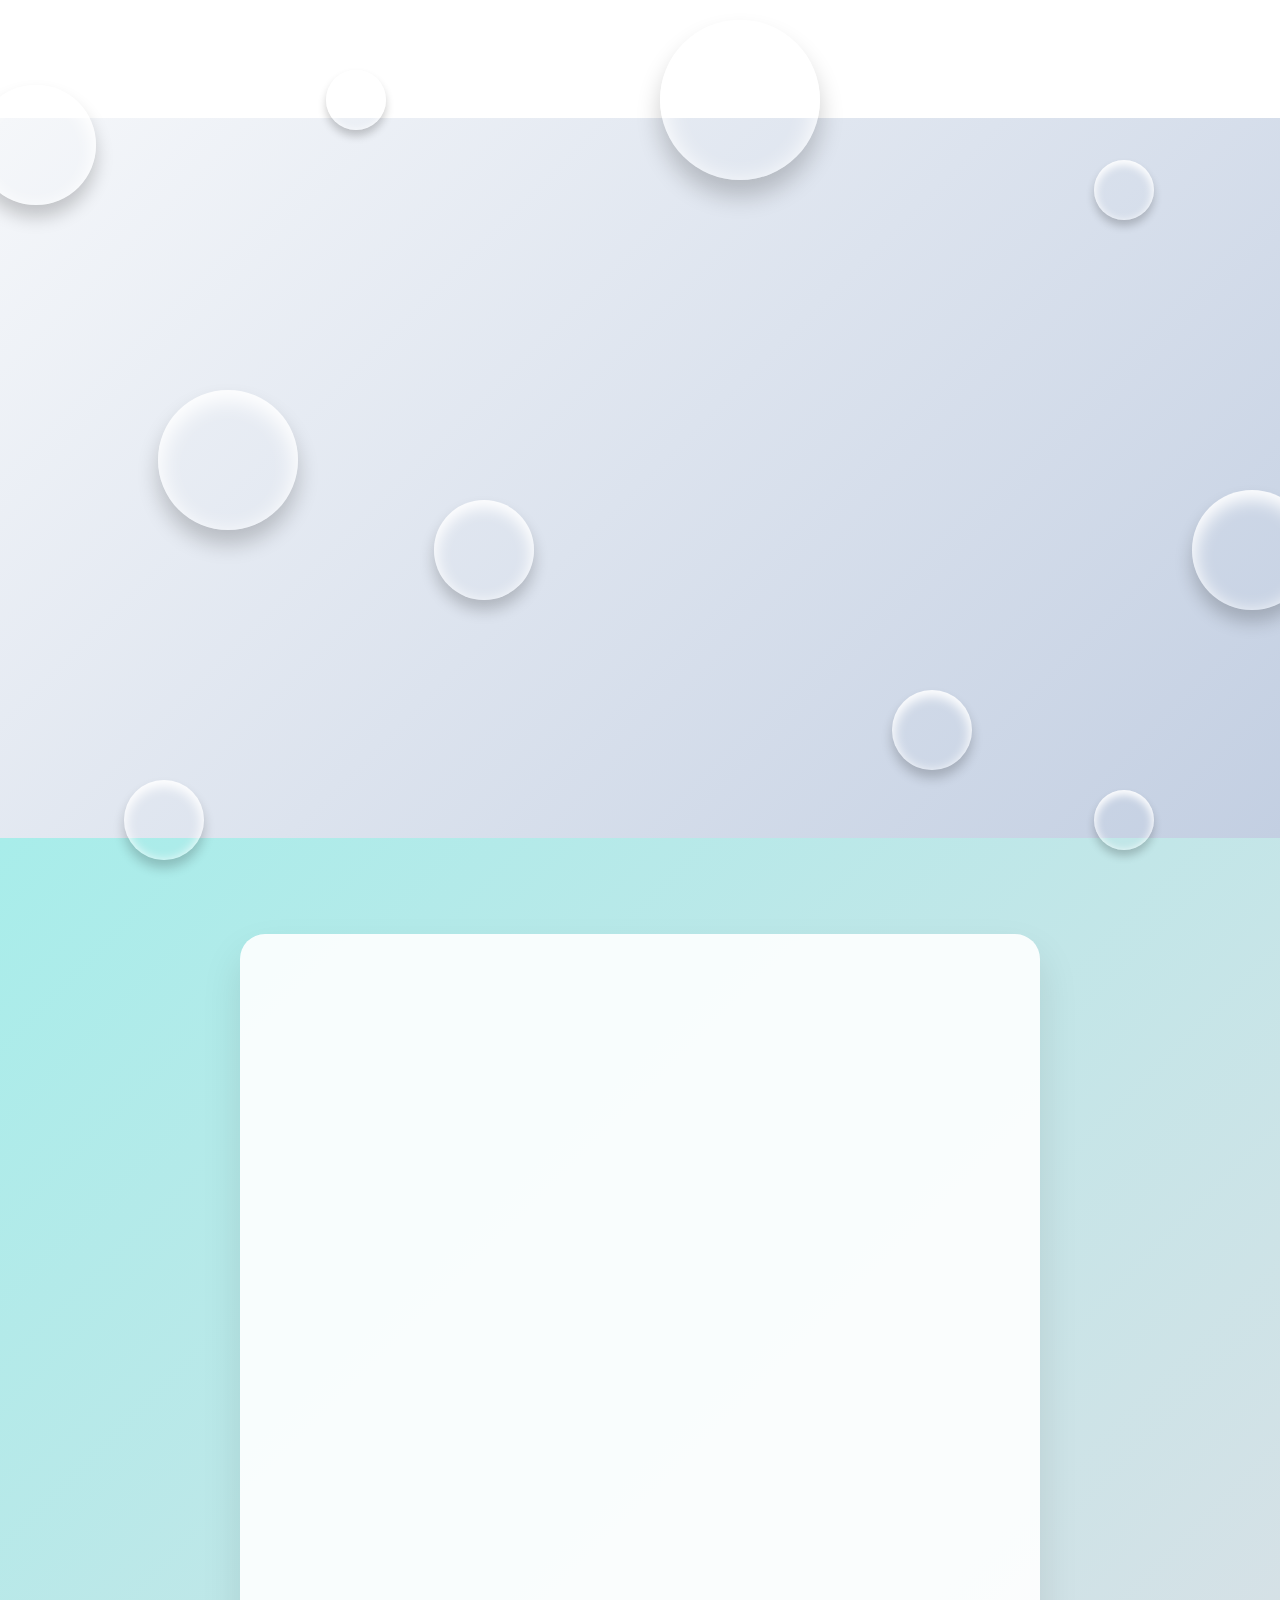
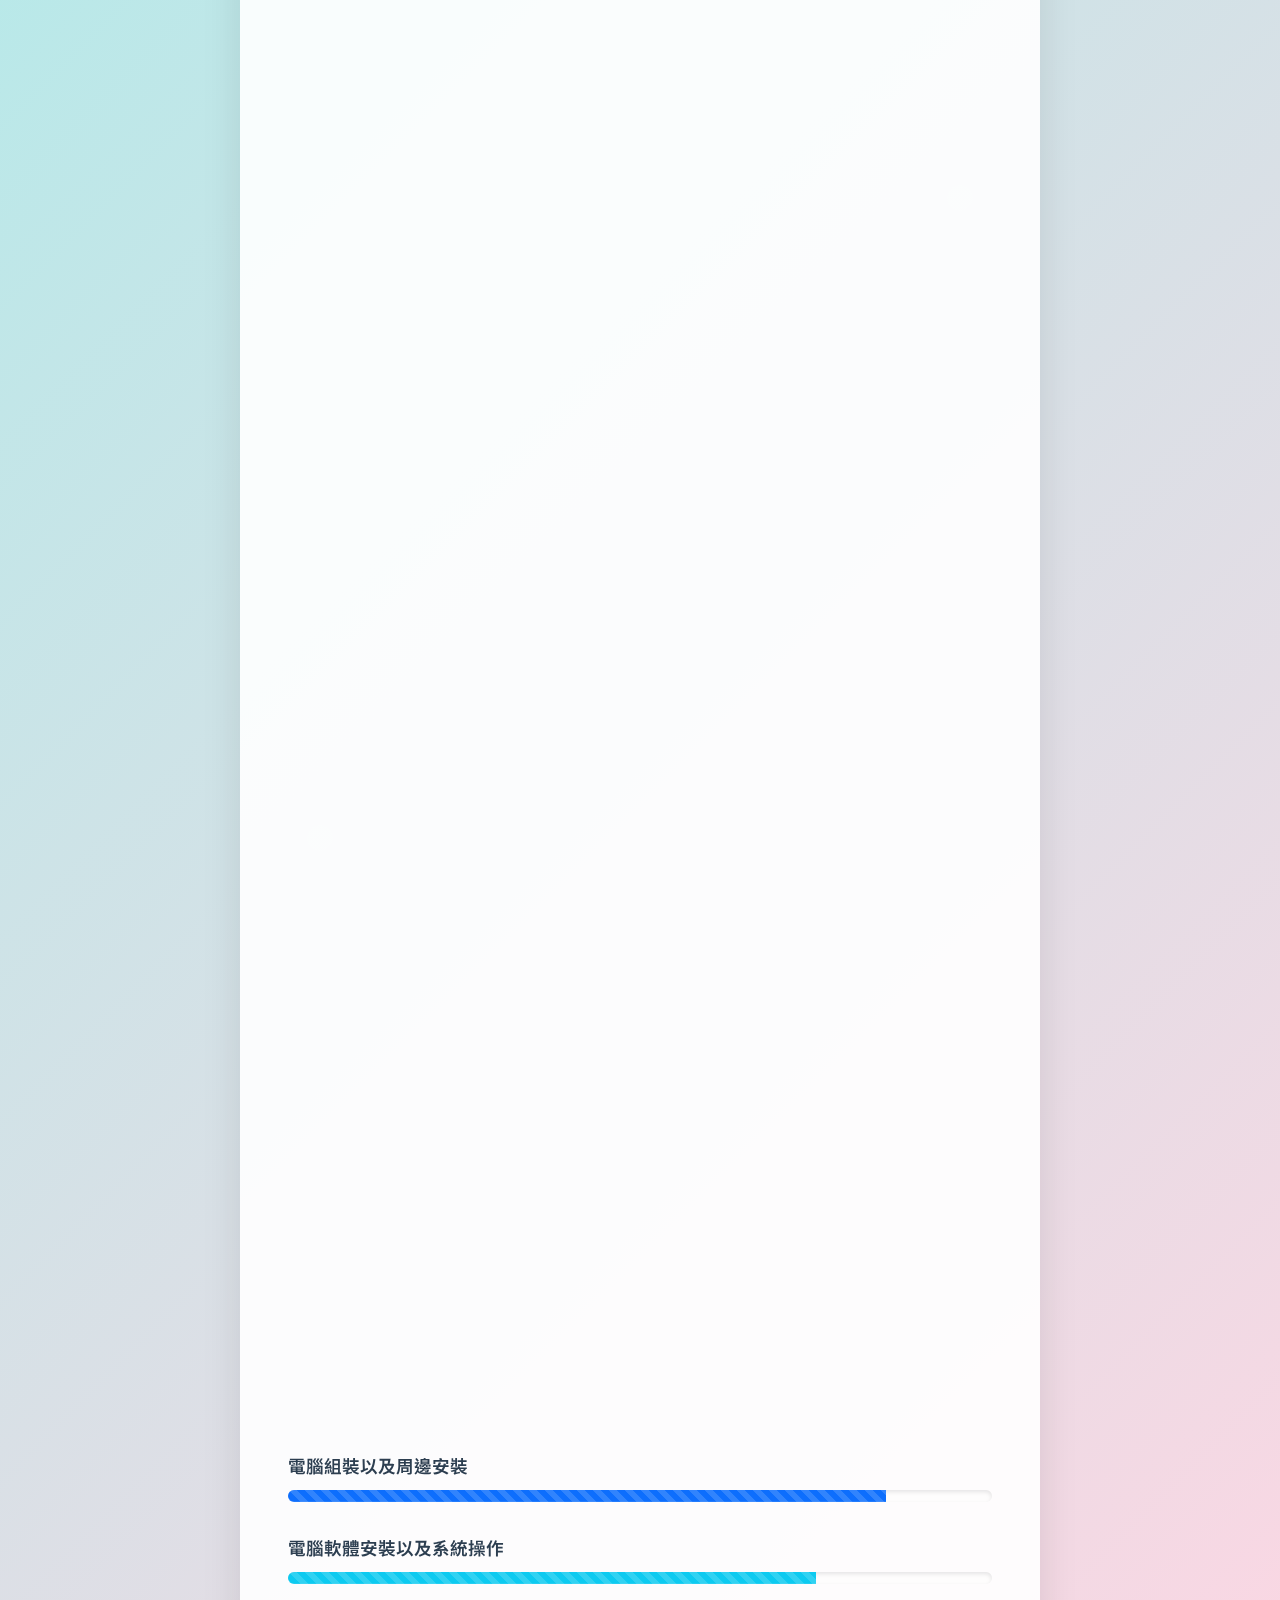
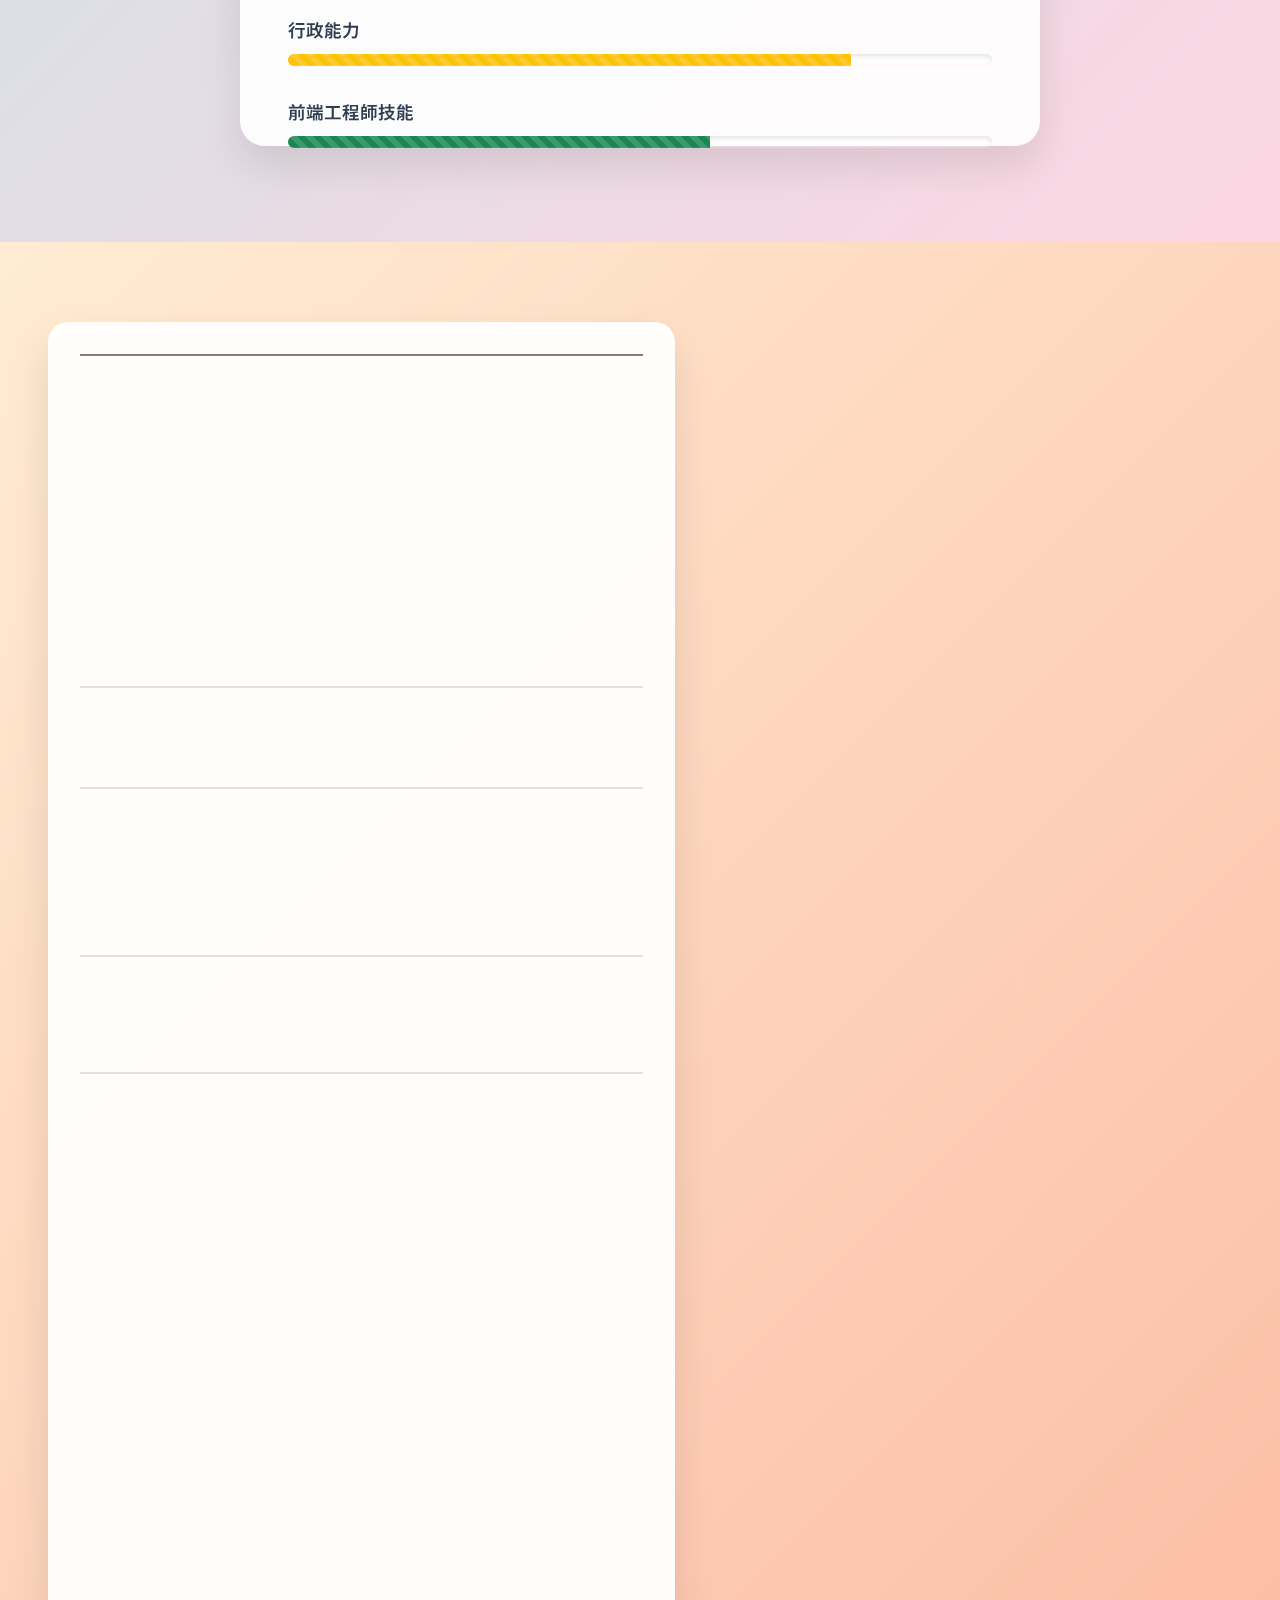
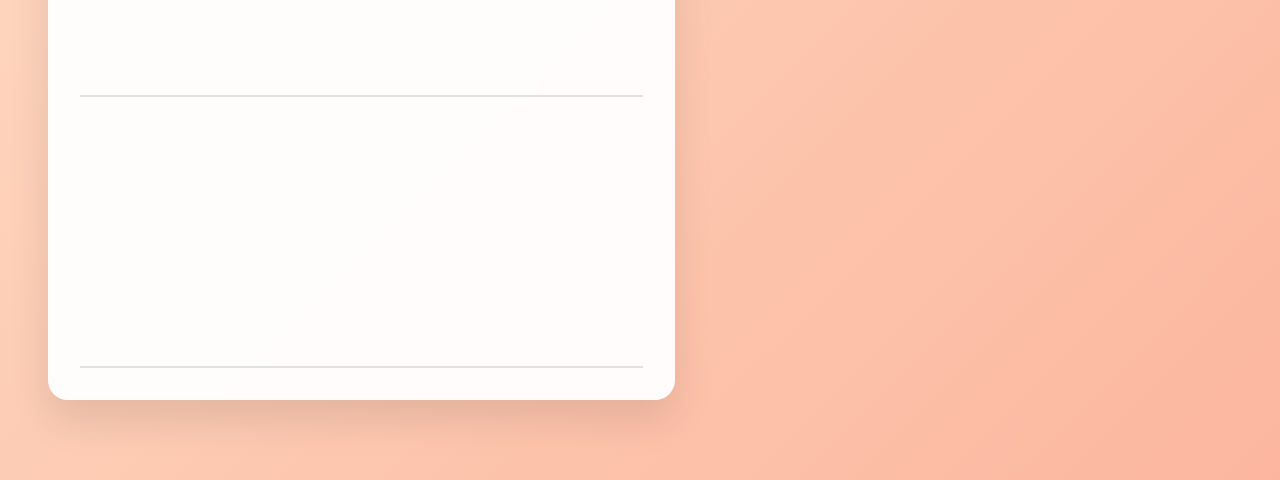
<file: index.html>
<!DOCTYPE html>
<html lang="zh-hants">
  <head>
    <meta charset="UTF-8" />
    <meta name="viewport" content="width=device-width, initial-scale=1.0" />
    <title>家齊的個人網頁</title>
    <!-- Google Fonts -->
    <link rel="preconnect" href="https://fonts.googleapis.com" />
    <link rel="preconnect" href="https://fonts.gstatic.com" crossorigin />
    <link
      href="https://fonts.googleapis.com/css2?family=Inter:wght@300;400;500;600;700&family=Noto+Sans+TC:wght@300;400;500;600;700&family=Poppins:wght@300;400;500;600;700&display=swap"
      rel="stylesheet"
    />

    <!-- Bootstrap CSS -->
    <link
      href="https://cdn.jsdelivr.net/npm/bootstrap@5.3.3/dist/css/bootstrap.min.css"
      rel="stylesheet"
      integrity="sha384-QWTKZyjpPEjISv5WaRU9OFeRpok6YctnYmDr5pNlyT2bRjXh0JMhjY6hW+ALEwIH"
      crossorigin="anonymous"
    />

    <!-- AOS Animation Library -->
    <link href="https://unpkg.com/aos@2.3.1/dist/aos.css" rel="stylesheet" />

    <!-- Custom Styles -->
    <link rel="stylesheet" href="./style/style.css" />
    <link rel="stylesheet" href="./style/bubble.css" />
  </head>
  <body>
    <nav data-aos="fade-down" data-aos-duration="800">
      <ul>
        <li>
          <a href="#">家齊的個人網頁</a>
        </li>

        <li>
          <a target="_blank" href="./作品1/index.html"
            >作品「日本美食推薦網頁」</a
          >
        </li>

        <li>
          <a target="_blank" href="./專案1/index.html">練習網站1</a>
        </li>

        <li>
          <a target="_blank" href="./專案2/index.html">練習網站2</a>
        </li>
      </ul>
    </nav>

    <main>
      <div id="background-wrap">
        <div class="bubble x1"></div>
        <div class="bubble x2"></div>
        <div class="bubble x3"></div>
        <div class="bubble x4"></div>
        <div class="bubble x5"></div>
        <div class="bubble x6"></div>
        <div class="bubble x7"></div>
        <div class="bubble x8"></div>
        <div class="bubble x9"></div>
        <div class="bubble x10"></div>
      </div>

      <section class="main-area">
        <div class="info" data-aos="fade-right" data-aos-duration="1000">
          <h1>嗨，我是林家齊 !</h1>
          <h2>
            我是從行政的職業，轉職過來的前端初學者。 目前有自學了一些
            Html、Css、JavaScript 的一些基礎， 之後會在努力學習 Node.js、Vue.js
            、Vite .....等與前端相關的程式語言。
          </h2>
          <a target="_blank" href="./contact.html">前往104履歷瀏覽</a>
        </div>
        <div class="img-area" data-aos="fade-left" data-aos-duration="1000">
          <img src="./照片/合成背景圖.png" alt="個人照片" />
        </div>
      </section>

      <section class="about-me">
        <section class="description">
          <h2 data-aos="fade-up" data-aos-duration="800">關於我的一些事情</h2>
          <p data-aos="fade-up" data-aos-duration="1000" data-aos-delay="200">
            我在國小學習時，因為接觸了電腦課，就覺得電腦方面的科技很有趣，
            長大之後也學習了取得了硬體、軟體方面一些基礎證照。
            但是因為後天得了疾病，而選擇了簡單的行政工作，也有了2年的工作經驗，
            樂於學習新東西、做事有規劃、遇困難不輕言放棄，為了不讓自己只侷限在一個行政領域，
            所以我也去學習了許多其他領域的課程，也考取了部分領域的相關證照。
            現在則是想要學習前端工程師的技能，去接觸我一直以來所嚮往的科技業。
          </p>
          <!-- 前端開發技能與學習成果區塊 -->
          <div
            class="frontend-skills-section"
            data-aos="fade-up"
            data-aos-duration="1000"
            data-aos-delay="400"
          >
            <h3 class="skills-title">🚀 前端開發技能與學習成果</h3>

            <div
              class="skills-intro"
              data-aos="fade-up"
              data-aos-duration="800"
              data-aos-delay="500"
            >
              <p>
                目前持續進修了至少有<strong>半年以上</strong>的前端技術學習，從
                HTML、CSS、JavaScript 來進行製作一些簡單的靜態網頁 Side
                Project，雖然沒有特別的功能，透過切版、排版以及 Bootstrap
                插件，使網頁的完成度接近
                <span class="highlight">60% ~ 70%</span>。目前還在進行更進階的
                Side Project 實作與練習，並努力將技能應用於真實專案與業界需求。
              </p>
            </div>

            <div class="skills-cards">
              <!-- 技能卡片 1 -->
              <div
                class="skill-card"
                data-aos="slide-up"
                data-aos-duration="800"
                data-aos-delay="600"
              >
                <div class="skill-number">01</div>
                <h4 class="skill-title">基本語言與畫面切版</h4>
                <div class="skill-content">
                  <p>
                    熟悉 <strong>VS Code</strong> 編輯器與
                    <strong>HTML</strong> 結構語法，能運用語意標籤建構頁面架構，
                    並透過
                    <strong>CodePen</strong>
                    練習互動功能與切版技巧，累積多筆完整的切版經驗。
                  </p>
                  <p>
                    曾獨立規劃頁面的各個展示區塊，包含公司介紹、服務說明、聯絡表單等區塊，
                    並依據品牌視覺設計進行色彩搭配與主視覺規劃，兼顧資訊層次與導覽動線，提升使用者體驗。
                  </p>
                  <p>
                    掌握 <strong>CSS 選擇器</strong>、<strong>Box Model</strong
                    >、排版屬性等應用技巧，
                    能精確控制文字、圖片與互動式按鈕等元素的樣式與位置，讓網頁更具結構性與可維護性。
                  </p>
                </div>
              </div>

              <!-- 技能卡片 2 -->
              <div
                class="skill-card"
                data-aos="slide-up"
                data-aos-duration="800"
                data-aos-delay="700"
              >
                <div class="skill-number">02</div>
                <h4 class="skill-title">Flex 網頁排版和 RWD 佈局</h4>
                <div class="skill-content">
                  <p>
                    熟悉 <strong>Flexbox</strong> 技術，靈活運用
                    <code>flex-direction</code
                    >、<code>justify-content</code>、<code>align-items</code>
                    等對齊邏輯與彈性排版。
                  </p>
                  <p>
                    實作中應用 Flex 進行導覽列、產品展示區與內容分區的設計，
                    並使用
                    <strong>Media Query</strong>
                    製作適配手機、平板與桌機的響應式版面。
                  </p>
                  <p>
                    曾完成商品卡片排版模組，針對不同裝置規劃顯示數量 （桌機每列
                    <span class="highlight">3 款</span>、平板
                    <span class="highlight">2 款</span>、手機單列），
                    確保圖片與文字內容不失真、不跑版，同時保持操作體驗一致。
                  </p>
                </div>
              </div>

              <!-- 技能卡片 3 -->
              <div
                class="skill-card"
                data-aos="slide-up"
                data-aos-duration="800"
                data-aos-delay="800"
              >
                <div class="skill-number">03</div>
                <h4 class="skill-title">Bootstrap 與 SCSS 專案管理</h4>
                <div class="skill-content">
                  <p>
                    具備使用
                    <strong>Bootstrap</strong> 格線系統與功能元件的經驗，
                    能快速建構一致性高的 UI 元件與排版結構。
                  </p>
                  <p>
                    曾以 Bootstrap
                    實作模擬電商網站作為練習，設計涵蓋產品列表頁、商品詳情頁、登入表單與購物流程，
                    整合彈跳視窗、Tab 選單與 Accordion
                    摺疊區塊，模擬完整購物體驗流程。
                  </p>
                  <p>
                    透過
                    <strong>SCSS</strong>
                    進行樣式模組化管理，建立變數與共用設定區域 （如
                    <code>$primary-color</code
                    >、<code>$font-size-base</code>），
                    分離版型元件與主體樣式，提升後續修改與維護效率，並支援多人協作與大型專案開發的需求。
                  </p>
                </div>
              </div>
            </div>
          </div>

          <div class="progress-bar-area">
            <div
              data-aos="slide-up"
              data-aos-duration="1200"
              data-aos-delay="100"
            >
              <p>電腦組裝以及周邊安裝</p>
              <div
                class="progress"
                role="progressbar"
                aria-label="Animated striped example"
                aria-valuenow="85"
                aria-valuemin="0"
                aria-valuemax="100"
              >
                <div
                  class="progress-bar progress-bar-striped progress-bar-animated"
                  style="width: 85%"
                ></div>
              </div>
            </div>

            <div
              data-aos="slide-up"
              data-aos-duration="1200"
              data-aos-delay="200"
            >
              <p>電腦軟體安裝以及系統操作</p>
              <div
                class="progress"
                role="progressbar"
                aria-label="Animated striped example"
                aria-valuenow="75"
                aria-valuemin="0"
                aria-valuemax="100"
              >
                <div
                  class="progress-bar progress-bar-striped progress-bar-animated bg-info"
                  style="width: 75%"
                ></div>
              </div>
            </div>

            <div
              data-aos="slide-up"
              data-aos-duration="1200"
              data-aos-delay="300"
            >
              <p>行政能力</p>
              <div
                class="progress"
                role="progressbar"
                aria-label="Animated striped example"
                aria-valuenow="80"
                aria-valuemin="0"
                aria-valuemax="100"
              >
                <div
                  class="progress-bar progress-bar-striped progress-bar-animated bg-warning"
                  style="width: 80%"
                ></div>
              </div>
            </div>

            <div
              data-aos="slide-up"
              data-aos-duration="1200"
              data-aos-delay="400"
            >
              <p>前端工程師技能</p>
              <div
                class="progress"
                role="progressbar"
                aria-label="Animated striped example"
                aria-valuenow="60"
                aria-valuemin="0"
                aria-valuemax="100"
              >
                <div
                  class="progress-bar progress-bar-striped progress-bar-animated bg-success"
                  style="width: 60%"
                ></div>
              </div>
            </div>
          </div>
        </section>
      </section>

      <section class="resume">
        <section class="table">
          <table>
            <tr
              style="border-top: 2px solid gray"
              data-aos="fade-right"
              data-aos-duration="800"
              data-aos-delay="100"
            >
              <td style="width: 10%">自我介紹</td>
              <td style="width: 85%">
                您好，我是林家齊，具備兩年以上行政支援、電腦維修與 3D
                繪圖等跨領域工作經驗，目前正積極投入前端開發領域，熟悉
                HTML、CSS、JavaScript 等基礎語言能力，能獨立完成 RWD
                響應式網站切版與互動效果設計，並熟悉 Git 版本控制與 VS Code
                開發工具。
                雖起步於行政與資訊支援領域，但我認為技術學習不受侷限。目前已經進行半年一上的自學、線上課程（目前於六角學院持續進修）與實作練習，並持續規劃學習目標轉職成為前端工程師。期望未來是先從靜態網頁的切版開始慢慢做起，透過團隊合作或公司專案來逐步成長，進一步熟練框架技術（如
                Vue.js、Vite、Angular ），並在 2 -
                3年後能夠踏入資深工程師的領域。
              </td>
            </tr>
            <tr
              data-aos="fade-right"
              data-aos-duration="800"
              data-aos-delay="250"
            >
              <td>學歷</td>
              <td>高雄市立海青高級工商職業學校 | 電子科，高職畢業</td>
            </tr>
            <tr
              data-aos="fade-right"
              data-aos-duration="800"
              data-aos-delay="400"
            >
              <td>經歷</td>
              <td>
                <ol>
                  <li>高雄市立楠梓國民中學 | 教務處行政人員</li>
                  <li>高雄市交通部航港局南部航務中心 | 資料室約聘助理</li>
                  <li>匠星工程有限公司 | 兼職資訊和行政助理</li>
                  <li>興富發旗下建設 | 短期機電專員</li>
                </ol>
              </td>
            </tr>
            <tr
              data-aos="fade-right"
              data-aos-duration="800"
              data-aos-delay="550"
            >
              <td>語言</td>
              <td>
                <ul>
                  <li>中文 : 精通</li>
                  <li>台語 : 中等</li>
                </ul>
              </td>
            </tr>
            <tr
              data-aos="fade-right"
              data-aos-duration="800"
              data-aos-delay="700"
            >
              <td>專長</td>
              <td>
                <div class="skills-container">
                  <div class="skill-category">
                    <h4>
                      <img
                        src="./p3-0資源包/ICONS/icons8-microsoft-office.svg"
                        alt="Microsoft Office"
                        class="skill-icon"
                      />
                      辦公室軟體
                    </h4>
                    <p>Word、Excel、PowerPoint 辦公室軟體應用</p>
                  </div>

                  <div class="skill-category">
                    <h4>
                      <img
                        src="./p3-0資源包/ICONS/icons8-windows-11.svg"
                        alt="Windows"
                        class="skill-icon"
                      />
                      作業系統
                    </h4>
                    <p>Windows XP、7、8、10、11 系統操作與管理</p>
                  </div>

                  <div class="skill-category">
                    <h4>
                      <img
                        src="./p3-0資源包/ICONS/icons8-autocad.svg"
                        alt="AutoCAD"
                        class="skill-icon"
                      />
                      繪圖軟體
                    </h4>
                    <p>AutoCAD、SketchUp、Graphisoft ArchiCAD 19 建築繪圖</p>
                  </div>

                  <div class="skill-category">
                    <h4>
                      <img
                        src="./p3-0資源包/ICONS/icons8-html-5.svg"
                        alt="前端開發"
                        class="skill-icon"
                      />
                      前端開發
                    </h4>
                    <div class="frontend-skills">
                      <span class="skill-tag">
                        <img
                          src="./p3-0資源包/ICONS/icons8-html-5.svg"
                          alt="HTML5"
                        />
                        HTML5
                      </span>
                      <span class="skill-tag">
                        <img
                          src="./p3-0資源包/ICONS/icons8-css3.svg"
                          alt="CSS3"
                        />
                        CSS3
                      </span>
                      <span class="skill-tag">
                        <img
                          src="./p3-0資源包/ICONS/icons8-javascript.svg"
                          alt="JavaScript"
                        />
                        JavaScript
                      </span>
                      <span class="skill-tag">
                        <img src="./p3-0資源包/ICONS/vuejs.svg" alt="Vue.js" />
                        Vue.js
                      </span>
                      <span class="skill-tag">
                        <img src="./p3-0資源包/ICONS/vite.svg" alt="Vite" />
                        Vite
                      </span>
                    </div>
                    <p class="learning-note">🌱 持續學習中</p>
                  </div>
                </div>
              </td>
            </tr>
            <tr
              data-aos="fade-right"
              data-aos-duration="800"
              data-aos-delay="850"
            >
              <td>工作技能經驗</td>
              <td>
                <ol>
                  <li>
                    校內教務處公文、通知單製作，教育系統查閱、登記學生成績、出缺席、轉入/出學校資料。
                  </li>
                  <li>
                    航務中心資料室的行政系統操作，建立電子檔與文件檔，日常調閱文件以及公文遞送。
                  </li>
                  <li>
                    裝修工程公司資訊設備管理和行政公務，協助會計登打記帳、電腦硬體週邊安裝、公司建案文件歸檔。
                  </li>
                  <li>
                    機電繪圖專員，平面圖對接樓層與住戶排水管，以及六向設備配置，並繪製完成後進行
                    3D 建模後作開會檢討與修改。
                  </li>
                </ol>
              </td>
            </tr>
          </table>
        </section>
        <section
          class="picture"
          data-aos="zoom-in"
          data-aos-duration="1000"
          data-aos-delay="200"
        >
          <img src="./照片/山上生活照.png" alt="個人照片" />
          <div class="greenRect"></div>
          <div class="greenRect2"></div>
          <div class="greenRect3"></div>
        </section>
      </section>
    </main>

    <!-- Bootstrap JS -->
    <script
      src="https://cdn.jsdelivr.net/npm/bootstrap@5.3.3/dist/js/bootstrap.bundle.min.js"
      integrity="sha384-YvpcrYf0tY3lHB60NNkmXc5s9fDVZLESaAA55NDzOxhy9GkcIdslK1eN7N6jIeHz"
      crossorigin="anonymous"
    ></script>

    <!-- AOS Animation Library -->
    <script src="https://unpkg.com/aos@2.3.1/dist/aos.js"></script>

    <!-- Custom Scripts -->
    <script src="./app.js"></script>
  </body>
</html>
</file>
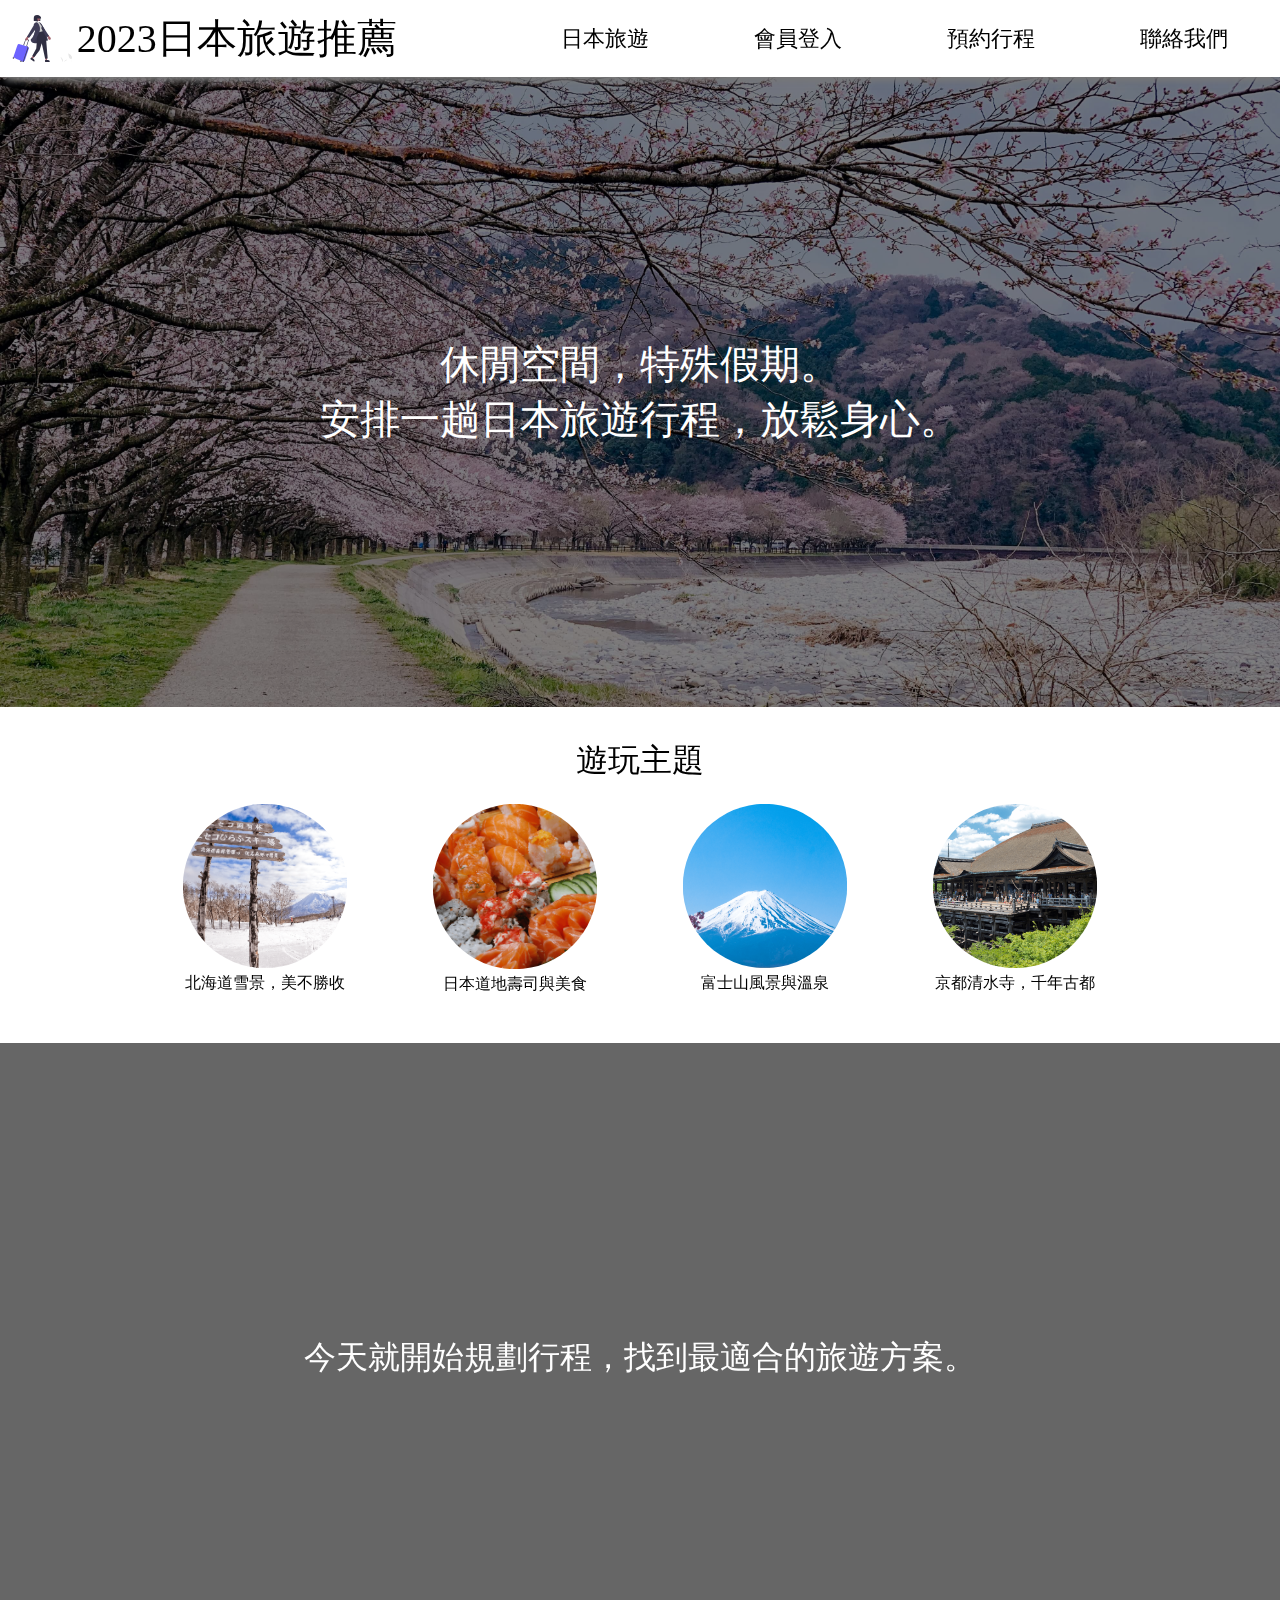
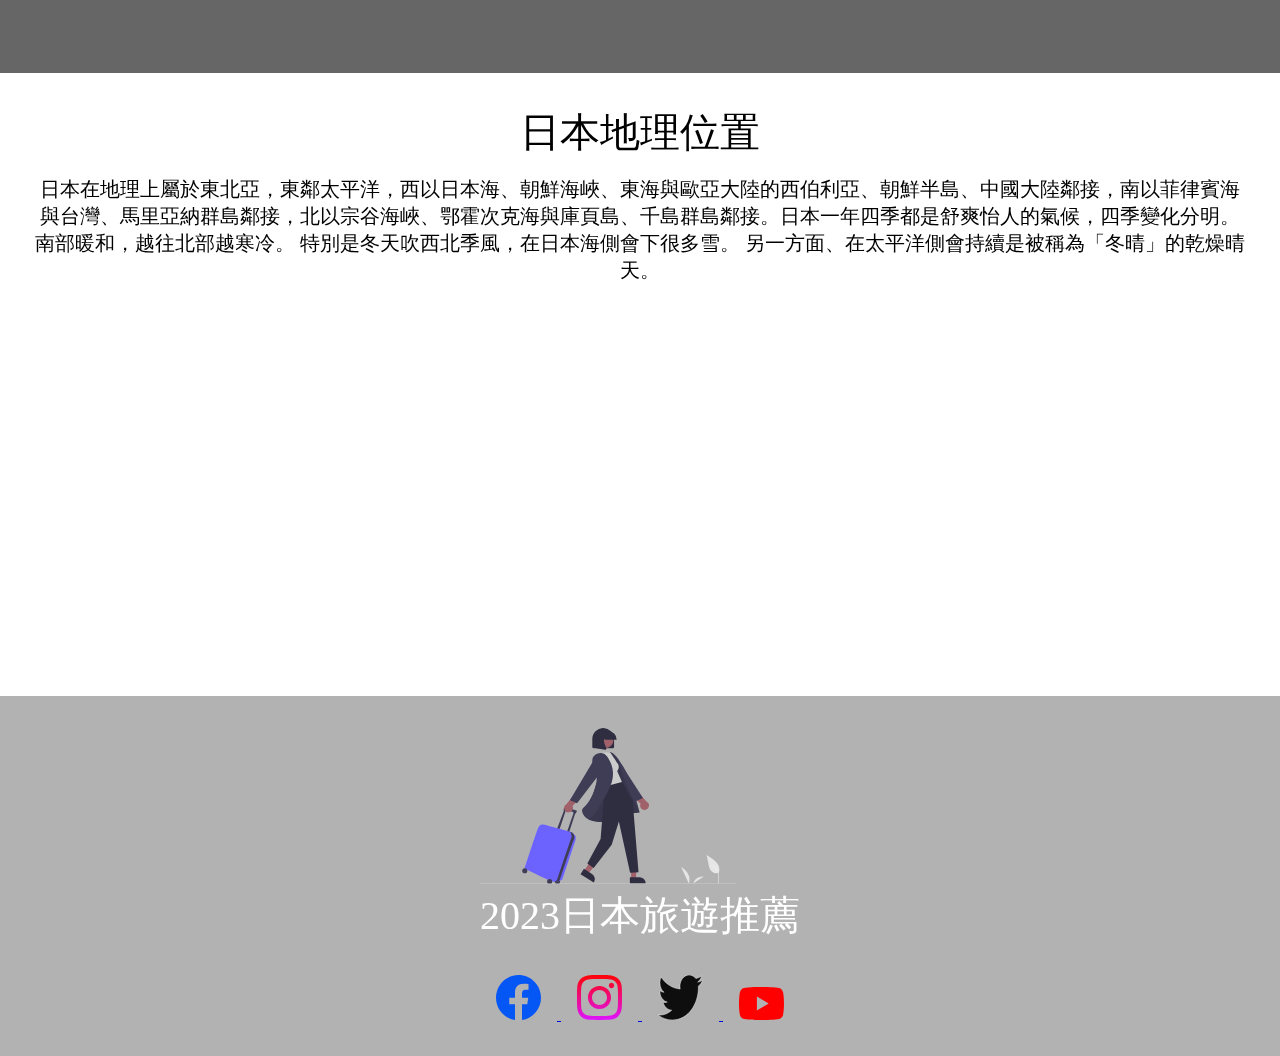
<file: 專案2/index.html>
<!DOCTYPE html>
<html lang="zh-Hants">
  <head>
    <meta charset="UTF-8" />
    <meta name="viewport" content="width=device-width, initial-scale=1.0" />
    <title>日本旅遊推薦</title>
    <link
      rel="stylesheet"
      href="https://cdnjs.cloudflare.com/ajax/libs/font-awesome/6.6.0/css/all.min.css"
      integrity="sha512-Kc323vGBEqzTmouAECnVceyQqyqdsSiqLQISBL29aUW4U/M7pSPA/gEUZQqv1cwx4OnYxTxve5UMg5GT6L4JJg=="
      crossorigin="anonymous"
      referrerpolicy="no-referrer"
    />
    <link rel="stylesheet" href="./Style/Style.css" />
  </head>
  <body>
    <img
      class="fixed-image"
      src="./p2-0資源包/images/富士山2.jpg"
      alt="fixed-image"
    />

    <header>
      <section class="logo">
        <img src="./p2-0資源包/images/網站Logo.svg" alt="日本旅遊Logo" />
        <h1>2023日本旅遊推薦</h1>
      </section>

      <nav>
        <ul>
          <li>
            <a href="#"><i class="fa-solid fa-plane-departure"></i> 日本旅遊</a>
          </li>

          <li>
            <a href="#"
              ><i class="fa-solid fa-arrow-up-right-from-square"></i>
              會員登入</a
            >
          </li>

          <li>
            <a href="#"><i class="fa-solid fa-book-atlas"></i> 預約行程</a>
          </li>

          <li>
            <a href="#"><i class="fa-solid fa-square-phone"></i> 聯絡我們</a>
          </li>
        </ul>
      </nav>
    </header>

    <main>
      <section class="background-img">
        <!-- //此為主題文字與變化的背景圖 -->
        <div class="filter"></div>
        <h3>
          休閒空間，特殊假期。<br />
          安排一趟日本旅遊行程，放鬆身心。
        </h3>
      </section>

      <section class="info-circles">
        <!-- //此為四個圓形圖案 -->
        <h3>遊玩主題</h3>
        <div class="circles">
          <div class="circle">
            <img
              title="北海道雪景"
              src="./p2-0資源包/images/北海道雪景.jpg"
              alt="北海道雪景"
            />
            <p>北海道雪景，美不勝收</p>
          </div>
          <div class="circle">
            <img
              title="日本壽司"
              src="./p2-0資源包/images/日本壽司.jpg"
              alt="日本壽司"
            />
            <p>日本道地壽司與美食</p>
          </div>
          <div class="circle">
            <img
              title="富士山"
              src="./p2-0資源包/images/富士山.jpg"
              alt="富士山"
            />
            <p>富士山風景與溫泉</p>
          </div>
          <div class="circle">
            <img
              title="清水寺"
              src="./p2-0資源包/images/清水寺.jpg"
              alt="清水寺"
            />
            <p>京都清水寺，千年古都</p>
          </div>
        </div>
      </section>

      <section class="empty-container">
        <!-- //此為固定文字與背景圖案 -->

        <h3>今天就開始規劃行程，找到最適合的旅遊方案。</h3>
      </section>

      <section class="google-map">
        <h3>日本地理位置</h3>
        <p>
          日本在地理上屬於東北亞，東鄰太平洋，西以日本海、朝鮮海峽、東海與歐亞大陸的西伯利亞、朝鮮半島、中國大陸鄰接，南以菲律賓海與台灣、馬里亞納群島鄰接，北以宗谷海峽、鄂霍次克海與庫頁島、千島群島鄰接。日本一年四季都是舒爽怡人的氣候，四季變化分明。
          南部暖和，越往北部越寒冷。
          特別是冬天吹西北季風，在日本海側會下很多雪。
          另一方面、在太平洋側會持續是被稱為「冬晴」的乾燥晴天。
        </p>
        <iframe
          src="https://www.google.com/maps/embed?pb=!1m18!1m12!1m3!1d5300755.760441594!2d137.10323600911116!3d35.18148688884259!2m3!1f0!2f0!3f0!3m2!1i1024!2i768!4f13.1!3m3!1m2!1s0x34674e0fd77f192f%3A0xf54275d47c665244!2sJapan!5e0!3m2!1sen!2sus!4v1664253921541!5m2!1sen!2sus"
          style="border: 0"
          allowfullscreen=""
          loading="lazy"
          referrerpolicy="no-referrer-when-downgrade"
        ></iframe>
      </section>
    </main>

    <footer>
      <section class="logo">
        <img src="./p2-0資源包/images/網站Logo.svg" alt="logo" />
        <h3>2023日本旅遊推薦</h3>
      </section>

      <section class="links">
        <a href="#">
          <img src="./p2-0資源包/Icons/facebook.svg" alt="facebook" />
        </a>

        <a href="#">
          <img src="./p2-0資源包/Icons/instagram.svg" alt="instagram" />
        </a>

        <a href="#">
          <img src="./p2-0資源包/Icons/twitter.svg" alt="twitter" />
        </a>

        <a href="#">
          <img src="./p2-0資源包/Icons/youtube.svg" alt="youtube" />
        </a>
      </section>
    </footer>

    <script>
      setInterval(() => {
        let topBackgrouod = document.querySelector("section.background-img");
        if (
          topBackgrouod.style.backgroundImage ==
          'url("../p2-0資源包/images/日本櫻花.jpg")'
        ) {
          topBackgrouod.style.backgroundImage =
            'url("../p2-0資源包/images/京都古城.jpg")';
        } else if (
          topBackgrouod.style.backgroundImage ==
          'url("../p2-0資源包/images/京都古城.jpg")'
        ) {
          topBackgrouod.style.backgroundImage =
            'url("../p2-0資源包/images/大阪街頭.jpg")';
        } else {
          topBackgrouod.style.backgroundImage =
            'url("../p2-0資源包/images/日本櫻花.jpg")';
        }
      }, 3000);
    </script>
  </body>
</html>
</file>
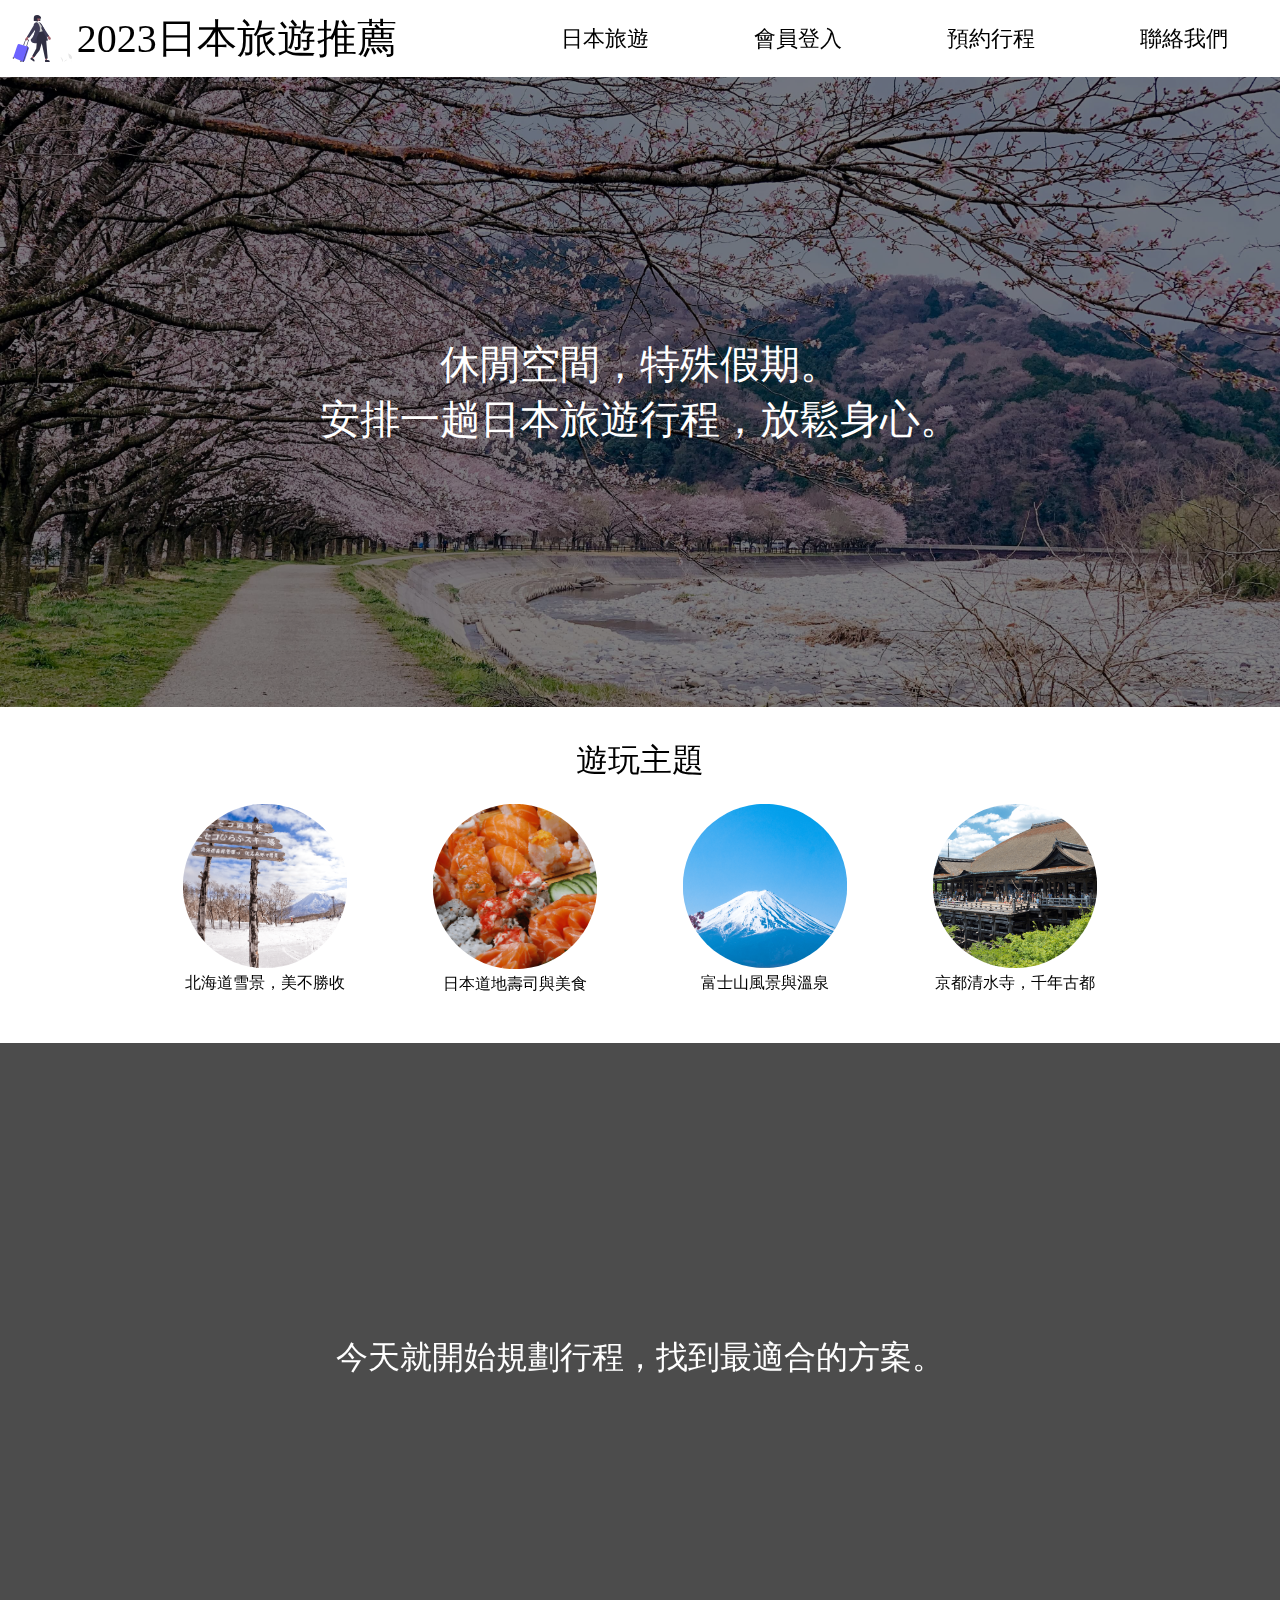
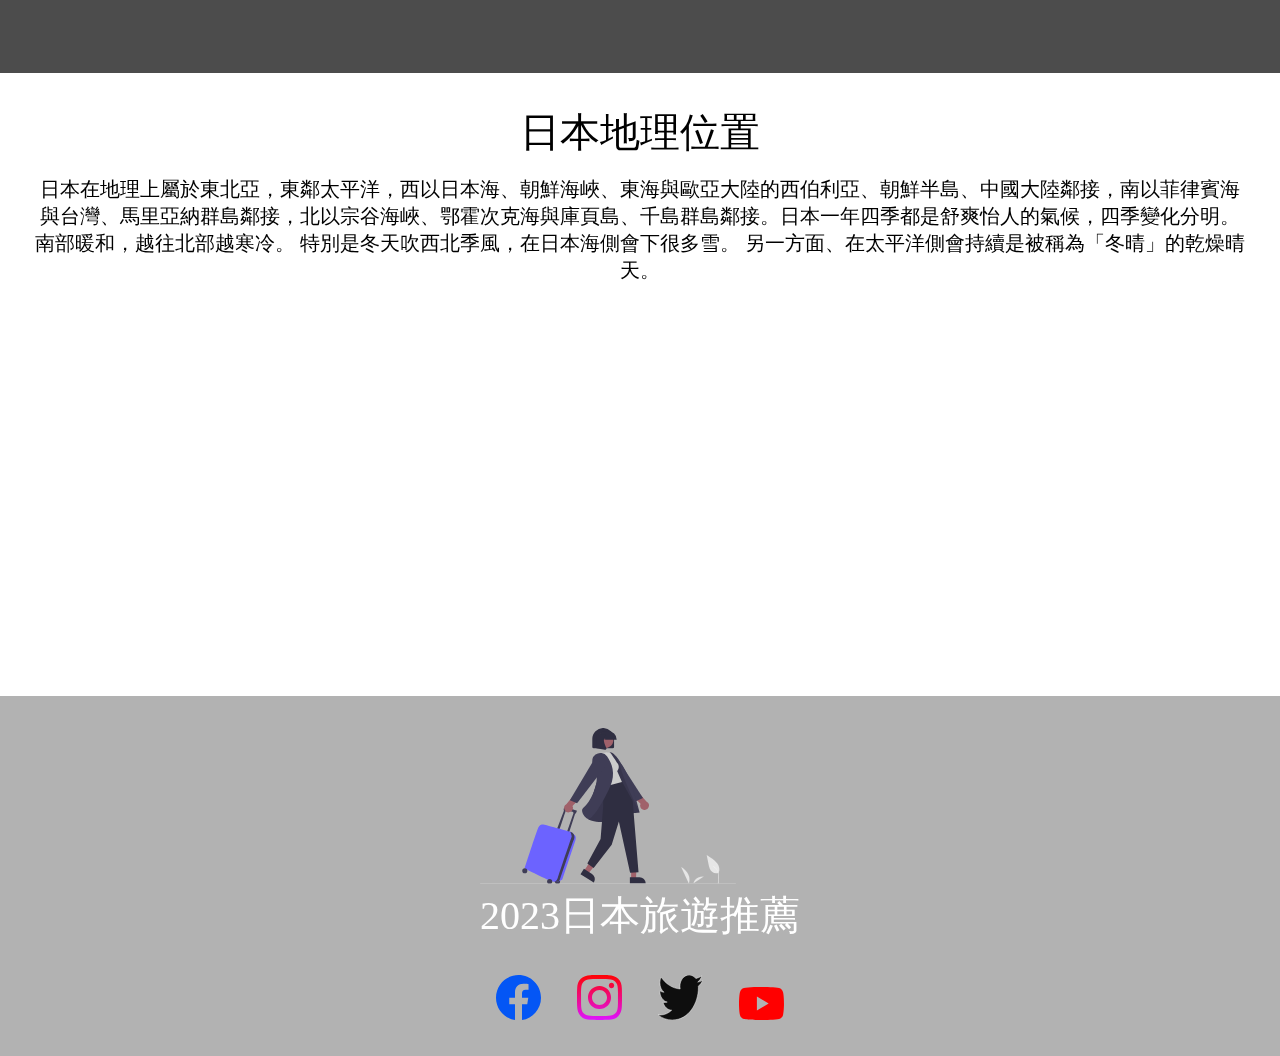
<file: 專案2/p2-7+final+code/project2/index.html>
<!DOCTYPE html>
<html lang="zh-Hants">
  <head>
    <meta charset="UTF-8" />
    <meta http-equiv="X-UA-Compatible" content="IE=edge" />
    <meta name="viewport" content="width=device-width, initial-scale=1.0" />
    <title>日本旅遊推薦</title>
    <link
      rel="stylesheet"
      href="https://cdnjs.cloudflare.com/ajax/libs/font-awesome/6.2.0/css/all.min.css"
      integrity="sha512-xh6O/CkQoPOWDdYTDqeRdPCVd1SpvCA9XXcUnZS2FmJNp1coAFzvtCN9BmamE+4aHK8yyUHUSCcJHgXloTyT2A=="
      crossorigin="anonymous"
      referrerpolicy="no-referrer"
    />
    <link rel="stylesheet" href="./styles/style.css" />
  </head>
  <body>
    <img class="fixed-image" src="./images/富士山2.jpg" alt="fixed-image" />

    <header>
      <section class="logo">
        <img src="./images/網站Logo.svg" alt="日本旅遊網Logo" />
        <h1>2023日本旅遊推薦</h1>
      </section>
      <nav>
        <ul>
          <li>
            <a href="#"><i class="fa-solid fa-plane"></i> 日本旅遊</a>
          </li>
          <li>
            <a href="#"
              ><i class="fa-solid fa-right-to-bracket"></i> 會員登入</a
            >
          </li>
          <li>
            <a href="#"><i class="fa-solid fa-book"></i> 預約行程</a>
          </li>
          <li>
            <a href="#"><i class="fa-regular fa-address-book"></i> 聯絡我們</a>
          </li>
        </ul>
      </nav>
    </header>

    <main>
      <section class="background-img">
        <div class="filter"></div>
        <h3>休閒空間，特殊假期。<br />安排一趟日本旅遊行程，放鬆身心。</h3>
      </section>

      <section class="info-circles">
        <h3>遊玩主題</h3>
        <div class="circles">
          <div class="circle">
            <img src="./images/北海道雪景.jpg" alt="北海道雪景" />
            <p>北海道雪景，美不勝收</p>
          </div>
          <div class="circle">
            <img src="./images/日本壽司.jpg" alt="日本壽司" />
            <p>日本道地壽司與美食</p>
          </div>
          <div class="circle">
            <img src="./images/富士山.jpg" alt="富士山" />
            <p>富士山風景與溫泉</p>
          </div>
          <div class="circle">
            <img src="./images/清水寺.jpg" alt="清水寺" />
            <p>京都清水寺，千年古都</p>
          </div>
        </div>
      </section>

      <section class="empty-container">
        <h3>今天就開始規劃行程，找到最適合的方案。</h3>
      </section>

      <section class="google-map">
        <h3>日本地理位置</h3>
        <p>
          日本在地理上屬於東北亞，東鄰太平洋，西以日本海、朝鮮海峽、東海與歐亞大陸的西伯利亞、朝鮮半島、中國大陸鄰接，南以菲律賓海與台灣、馬里亞納群島鄰接，北以宗谷海峽、鄂霍次克海與庫頁島、千島群島鄰接。日本一年四季都是舒爽怡人的氣候，四季變化分明。
          南部暖和，越往北部越寒冷。
          特別是冬天吹西北季風，在日本海側會下很多雪。
          另一方面、在太平洋側會持續是被稱為「冬晴」的乾燥晴天。
        </p>
        <iframe
          src="https://www.google.com/maps/embed?pb=!1m18!1m12!1m3!1d5300755.760441594!2d137.10323600911116!3d35.18148688884259!2m3!1f0!2f0!3f0!3m2!1i1024!2i768!4f13.1!3m3!1m2!1s0x34674e0fd77f192f%3A0xf54275d47c665244!2sJapan!5e0!3m2!1sen!2sus!4v1664253921541!5m2!1sen!2sus"
          style="border: 0"
          allowfullscreen=""
          loading="lazy"
          referrerpolicy="no-referrer-when-downgrade"
        ></iframe>
      </section>
    </main>

    <footer>
      <section class="logo">
        <img src="./images/網站Logo.svg" alt="logo" />
        <h3>2023日本旅遊推薦</h3>
      </section>
      <section class="links">
        <a href="#"><img src="./Icons/facebook.svg" alt="facebook" /></a>
        <a href="#"><img src="./Icons/instagram.svg" alt="instagram" /></a>
        <a href="#"><img src="./Icons/twitter.svg" alt="twitter" /></a>
        <a href="#"><img src="./Icons/youtube.svg" alt="youtube" /></a>
      </section>
    </footer>

    <script>
      setInterval(() => {
        let topBackground = document.querySelector("section.background-img");
        if (
          topBackground.style.backgroundImage == 'url("../images/日本櫻花.jpg")'
        ) {
          topBackground.style.backgroundImage = 'url("../images/京都古城.jpg")';
        } else if (
          topBackground.style.backgroundImage == 'url("../images/京都古城.jpg")'
        ) {
          topBackground.style.backgroundImage = 'url("../images/大阪街頭.jpg")';
        } else {
          topBackground.style.backgroundImage = 'url("../images/日本櫻花.jpg")';
        }
      }, 3000);
    </script>
  </body>
</html>
</file>
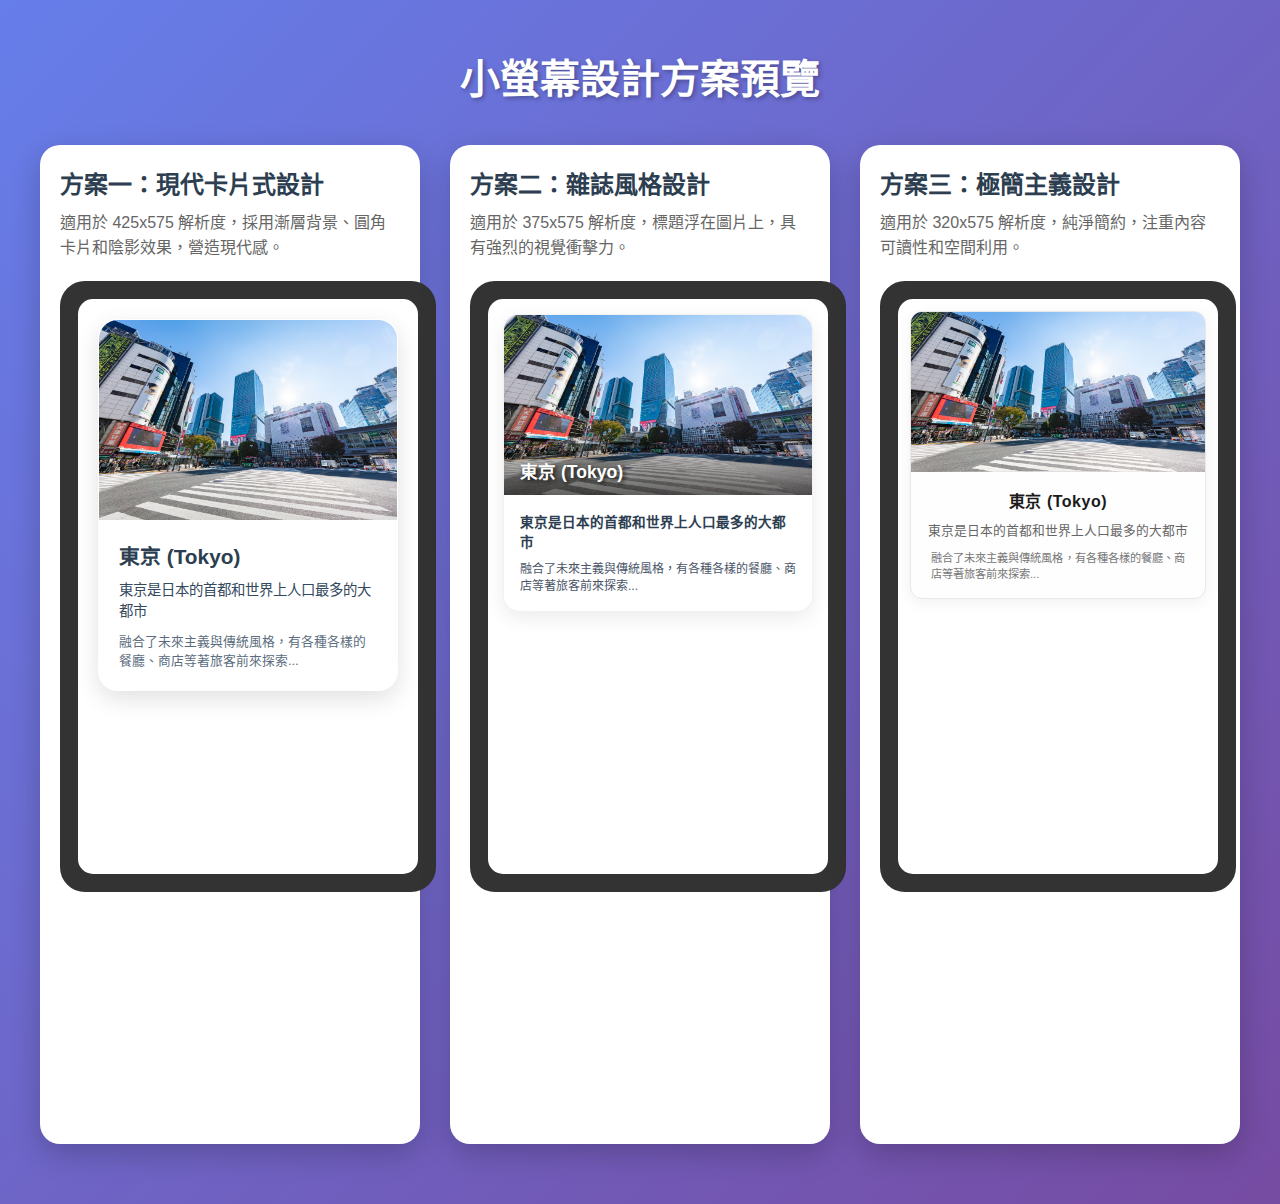
<file: 作品1/design-preview.html>
<!DOCTYPE html>
<html lang="zh-TW">
<head>
    <meta charset="UTF-8">
    <meta name="viewport" content="width=device-width, initial-scale=1.0">
    <title>小螢幕設計方案預覽</title>
    <style>
        body {
            font-family: 'Segoe UI', Tahoma, Geneva, Verdana, sans-serif;
            margin: 0;
            padding: 20px;
            background: linear-gradient(135deg, #667eea 0%, #764ba2 100%);
            min-height: 100vh;
        }
        
        .container {
            max-width: 1200px;
            margin: 0 auto;
        }
        
        h1 {
            text-align: center;
            color: white;
            margin-bottom: 40px;
            font-size: 2.5rem;
            text-shadow: 2px 2px 4px rgba(0,0,0,0.3);
        }
        
        .design-grid {
            display: grid;
            grid-template-columns: repeat(auto-fit, minmax(350px, 1fr));
            gap: 30px;
            margin-bottom: 40px;
        }
        
        .design-card {
            background: white;
            border-radius: 20px;
            padding: 20px;
            box-shadow: 0 10px 30px rgba(0,0,0,0.2);
        }
        
        .design-title {
            font-size: 1.5rem;
            font-weight: bold;
            margin-bottom: 10px;
            color: #2c3e50;
        }
        
        .design-description {
            color: #666;
            margin-bottom: 20px;
            line-height: 1.6;
        }
        
        .preview-frame {
            width: 100%;
            max-width: 425px;
            margin: 0 auto;
            border: 8px solid #333;
            border-radius: 25px;
            background: #333;
            padding: 10px;
        }
        
        .preview-screen {
            width: 100%;
            height: 575px;
            background: white;
            border-radius: 15px;
            overflow: hidden;
            position: relative;
        }
        
        /* 方案一：現代卡片式 */
        .design1 .city-preview {
            margin: 20px;
            background: linear-gradient(135deg, #ffffff 0%, #f8f9fa 100%);
            border-radius: 20px;
            box-shadow: 0 8px 25px rgba(0, 0, 0, 0.12);
            overflow: hidden;
            border: 1px solid rgba(255, 255, 255, 0.8);
        }
        
        .design1 .image-section {
            width: 100%;
            height: 200px;
            background: url('./城市圖片/東京涉谷.jpg') center/cover;
            position: relative;
        }
        
        .design1 .image-section::after {
            content: '';
            position: absolute;
            bottom: 0;
            left: 0;
            right: 0;
            height: 40px;
            background: linear-gradient(transparent, rgba(0, 0, 0, 0.1));
        }
        
        .design1 .content-section {
            padding: 20px;
            background: rgba(255, 255, 255, 0.95);
        }
        
        .design1 .title {
            font-size: 1.3rem;
            font-weight: 700;
            color: #2c3e50;
            margin-bottom: 8px;
        }
        
        .design1 .subtitle {
            font-size: 0.9rem;
            color: #34495e;
            font-weight: 500;
            margin-bottom: 12px;
        }
        
        .design1 .text {
            font-size: 0.8rem;
            color: #5a6c7d;
            line-height: 1.5;
        }
        
        /* 方案二：雜誌風格 */
        .design2 .city-preview {
            margin: 15px;
            background: #ffffff;
            border-radius: 16px;
            box-shadow: 0 6px 20px rgba(0, 0, 0, 0.08);
            overflow: hidden;
            border: 1px solid rgba(0, 0, 0, 0.05);
        }
        
        .design2 .image-section {
            width: 100%;
            height: 180px;
            background: url('./城市圖片/東京涉谷.jpg') center/cover;
            position: relative;
        }
        
        .design2 .image-section::after {
            content: '';
            position: absolute;
            bottom: 0;
            left: 0;
            right: 0;
            height: 60px;
            background: linear-gradient(transparent, rgba(0, 0, 0, 0.6));
        }
        
        .design2 .image-section::before {
            content: '東京 (Tokyo)';
            position: absolute;
            bottom: 12px;
            left: 16px;
            right: 16px;
            color: white;
            font-size: 1.1rem;
            font-weight: 700;
            text-shadow: 2px 2px 4px rgba(0, 0, 0, 0.8);
            z-index: 2;
        }
        
        .design2 .content-section {
            padding: 16px;
        }
        
        .design2 .subtitle {
            font-size: 0.85rem;
            color: #2c3e50;
            font-weight: 600;
            margin-bottom: 10px;
        }
        
        .design2 .text {
            font-size: 0.75rem;
            color: #4a5568;
            line-height: 1.4;
        }
        
        /* 方案三：極簡主義 */
        .design3 .city-preview {
            margin: 12px;
            background: #fefefe;
            border-radius: 12px;
            box-shadow: 0 4px 15px rgba(0, 0, 0, 0.06);
            overflow: hidden;
            border: 1px solid #e8e8e8;
        }
        
        .design3 .image-section {
            width: 100%;
            height: 160px;
            background: url('./城市圖片/東京涉谷.jpg') center/cover;
            position: relative;
        }
        
        .design3 .image-section::after {
            content: '';
            position: absolute;
            bottom: 0;
            left: 20px;
            right: 20px;
            height: 1px;
            background: linear-gradient(90deg, transparent, #e0e0e0, transparent);
        }
        
        .design3 .content-section {
            padding: 16px;
            text-align: center;
        }
        
        .design3 .title {
            font-size: 1rem;
            font-weight: 600;
            color: #1a1a1a;
            margin-bottom: 8px;
            letter-spacing: 0.5px;
        }
        
        .design3 .subtitle {
            font-size: 0.8rem;
            color: #666666;
            font-weight: 400;
            margin-bottom: 12px;
        }
        
        .design3 .text {
            font-size: 0.7rem;
            color: #777777;
            line-height: 1.4;
            text-align: justify;
            padding: 0 4px;
        }
        
        .features {
            background: rgba(255,255,255,0.1);
            border-radius: 10px;
            padding: 15px;
            margin-top: 20px;
        }
        
        .features h3 {
            color: white;
            margin-top: 0;
            margin-bottom: 10px;
        }
        
        .features ul {
            color: rgba(255,255,255,0.9);
            margin: 0;
            padding-left: 20px;
        }
        
        .features li {
            margin-bottom: 5px;
        }
    </style>
</head>
<body>
    <div class="container">
        <h1>小螢幕設計方案預覽</h1>
        
        <div class="design-grid">
            <!-- 方案一：現代卡片式 -->
            <div class="design-card">
                <div class="design-title">方案一：現代卡片式設計</div>
                <div class="design-description">
                    適用於 425x575 解析度，採用漸層背景、圓角卡片和陰影效果，營造現代感。
                </div>
                
                <div class="preview-frame">
                    <div class="preview-screen design1">
                        <div class="city-preview">
                            <div class="image-section"></div>
                            <div class="content-section">
                                <div class="title">東京 (Tokyo)</div>
                                <div class="subtitle">東京是日本的首都和世界上人口最多的大都市</div>
                                <div class="text">融合了未來主義與傳統風格，有各種各樣的餐廳、商店等著旅客前來探索...</div>
                            </div>
                        </div>
                    </div>
                </div>
                
                <div class="features">
                    <h3>特色功能</h3>
                    <ul>
                        <li>漸層背景效果</li>
                        <li>圓角卡片設計</li>
                        <li>柔和陰影</li>
                        <li>圖片漸層覆蓋</li>
                        <li>現代色彩搭配</li>
                    </ul>
                </div>
            </div>
            
            <!-- 方案二：雜誌風格 -->
            <div class="design-card">
                <div class="design-title">方案二：雜誌風格設計</div>
                <div class="design-description">
                    適用於 375x575 解析度，標題浮在圖片上，具有強烈的視覺衝擊力。
                </div>
                
                <div class="preview-frame" style="max-width: 375px;">
                    <div class="preview-screen design2">
                        <div class="city-preview">
                            <div class="image-section"></div>
                            <div class="content-section">
                                <div class="subtitle">東京是日本的首都和世界上人口最多的大都市</div>
                                <div class="text">融合了未來主義與傳統風格，有各種各樣的餐廳、商店等著旅客前來探索...</div>
                            </div>
                        </div>
                    </div>
                </div>
                
                <div class="features">
                    <h3>特色功能</h3>
                    <ul>
                        <li>標題覆蓋在圖片上</li>
                        <li>深色漸層遮罩</li>
                        <li>雜誌風格排版</li>
                        <li>強烈視覺對比</li>
                        <li>時尚色彩搭配</li>
                    </ul>
                </div>
            </div>
            
            <!-- 方案三：極簡主義 -->
            <div class="design-card">
                <div class="design-title">方案三：極簡主義設計</div>
                <div class="design-description">
                    適用於 320x575 解析度，純淨簡約，注重內容可讀性和空間利用。
                </div>
                
                <div class="preview-frame" style="max-width: 320px;">
                    <div class="preview-screen design3">
                        <div class="city-preview">
                            <div class="image-section"></div>
                            <div class="content-section">
                                <div class="title">東京 (Tokyo)</div>
                                <div class="subtitle">東京是日本的首都和世界上人口最多的大都市</div>
                                <div class="text">融合了未來主義與傳統風格，有各種各樣的餐廳、商店等著旅客前來探索...</div>
                            </div>
                        </div>
                    </div>
                </div>
                
                <div class="features">
                    <h3>特色功能</h3>
                    <ul>
                        <li>極簡純淨設計</li>
                        <li>細線分隔元素</li>
                        <li>居中對齊排版</li>
                        <li>優雅字體間距</li>
                        <li>高可讀性</li>
                    </ul>
                </div>
            </div>
        </div>
    </div>
</body>
</html>
</file>
<file: style/style.css>
* {
  margin: 0;
  padding: 0;
  box-sizing: border-box;
}

/* 性能優化 */
html {
  scroll-behavior: smooth;
}

body {
  -webkit-font-smoothing: antialiased;
  -moz-osx-font-smoothing: grayscale;
  text-rendering: optimizeSpeed;
}

/* 減少重繪和回流 */
img {
  max-width: 100%;
  height: auto;
  display: block;
}

/* GPU 加速優化 */
.gpu-accelerated {
  transform: translateZ(0);
  backface-visibility: hidden;
  perspective: 1000px;
}

/* 字體系統 */
body {
  font-family: "Inter", "Noto Sans TC", -apple-system, BlinkMacSystemFont,
    "Segoe UI", sans-serif;
  font-weight: 400;
  line-height: 1.6;
  color: #333;
  overflow-x: hidden;
}

h1,
h2,
h3,
h4,
h5,
h6 {
  font-family: "Poppins", "Noto Sans TC", sans-serif;
  font-weight: 600;
  line-height: 1.3;
  color: #2c3e50;
}

h1 {
  font-size: 3rem;
  font-weight: 700;
  background: linear-gradient(135deg, #667eea 0%, #764ba2 100%);
  -webkit-background-clip: text;
  -webkit-text-fill-color: transparent;
  background-clip: text;
}

h2 {
  font-size: 1.8rem;
  font-weight: 500;
  color: #34495e;
}

p {
  font-size: 1.1rem;
  line-height: 1.7;
  color: #555;
}
/* 現代化導覽列設計 */
.navbar {
  background: rgba(255, 255, 255, 0.95);
  backdrop-filter: blur(20px);
  position: sticky;
  top: 0;
  z-index: 1000;
  padding: 1rem 0;
  transition: all 0.3s ease;
  border-bottom: 1px solid rgba(255, 255, 255, 0.2);
  box-shadow: 0 8px 32px rgba(0, 0, 0, 0.1);
}

.navbar.scrolled {
  background: rgba(255, 255, 255, 0.98);
  box-shadow: 0 8px 32px rgba(0, 0, 0, 0.15);
}

.nav-container {
  max-width: 1400px;
  margin: 0 auto;
  padding: 0 2rem;
  display: flex;
  justify-content: space-between;
  align-items: center;
  gap: 2rem;
}

.nav-logo a {
  font-size: 1.5rem;
  font-weight: 700;
  background: linear-gradient(135deg, #667eea 0%, #764ba2 100%);
  -webkit-background-clip: text;
  -webkit-text-fill-color: transparent;
  background-clip: text;
  text-decoration: none;
  transition: opacity 0.2s ease;

  /* 讓標題在桌面寬度時盡量單行顯示，避免被擠斷行 */
  @media (min-width: 992px) {
    .nav-logo a {
      white-space: nowrap;
    }
  }
}

.nav-logo a:hover {
  opacity: 0.8;
}

.nav-menu {
  display: flex;
  list-style: none;
  margin: 0;
  padding: 0;
  gap: 1.5rem;
  align-items: center;
}

.nav-item {
  position: relative;
}

.nav-link {
  color: #2c3e50;
  text-decoration: none;
  font-weight: 500;
  font-size: 0.95rem;
  padding: 0.7rem 1rem;
  border-radius: 25px;
  transition: all 0.2s ease;
  position: relative;
  overflow: hidden;
  white-space: nowrap;
}

.nav-subtitle {
  font-size: 0.8rem;
  font-weight: 400;
  color: #7f8c8d;
  margin-left: 0.3rem;
}

.nav-link::before {
  content: "";
  position: absolute;
  top: 0;
  left: -100%;
  width: 100%;
  height: 100%;
  background: linear-gradient(
    135deg,
    rgba(102, 126, 234, 0.1) 0%,
    rgba(118, 75, 162, 0.1) 100%
  );
  transition: left 0.3s ease;
  z-index: -1;
}

.nav-link:hover::before {
  left: 0;
}

.nav-link:hover {
  color: #667eea;

  /* 桌面：當連結較多時自動換行且保持間距，維持既有樣式 */
}

/* 桌面：當連結較多時自動換行且保持間距，維持既有樣式 */
@media (min-width: 1025px) {
  .nav-menu {
    flex-wrap: nowrap; /* 一排顯示，不換行 */
    justify-content: space-between; /* 平均分布到整個右側欄寬度 */
    gap: 1.2rem;
    width: 100%;
    flex: 1 1 auto;
  }
  .nav-link {
    font-size: 0.95rem;
    padding: 0.5rem 0.75rem;
    white-space: nowrap; /* 文字不換行 */
  }
  .nav-subtitle {
    font-size: 0.75rem;
    opacity: 0.9;
  }
}

/* 介於 769~1200px：字級略縮，留出更多空間 */
@media (max-width: 1200px) and (min-width: 769px) {
  .nav-link {
    font-size: 0.95rem;
    padding: 0.55rem 0.8rem;
  }
  .nav-subtitle {
    font-size: 0.72rem;
  }
}

/* 導覽列項目 hover 效果 */
.nav-link:hover .nav-subtitle {
  color: #667eea;
}

/* 漢堡選單樣式 */
.nav-toggle {
  display: none;
  flex-direction: column;
  cursor: pointer;
  padding: 0.5rem;
}

.bar {
  width: 25px;
  height: 3px;
  background: #2c3e50;
  margin: 3px 0;
  transition: 0.3s;
  border-radius: 2px;
}

/* 漢堡選單動畫 */
.nav-toggle.active .bar:nth-child(1) {
  transform: rotate(-45deg) translate(-5px, 6px);
}

.nav-toggle.active .bar:nth-child(2) {
  opacity: 0;
}

.nav-toggle.active .bar:nth-child(3) {
  transform: rotate(45deg) translate(-5px, -6px);
}
/* 主要區域樣式 */
body main section.main-area {
  min-height: 80vh;
  background: linear-gradient(135deg, #f5f7fa 0%, #c3cfe2 100%);
  display: flex;
  flex-wrap: wrap;
  justify-content: center;
  align-items: center;
  padding: 4rem 2rem;
  position: relative;
}

body main section.main-area div.info {
  flex-basis: 500px;
  padding: 2rem;
  background: rgba(255, 255, 255, 0.95);
  border-radius: 20px;
  box-shadow: 0 20px 40px rgba(0, 0, 0, 0.1);
  margin: 1rem;
}

body main section.main-area div.info h1 {
  margin-bottom: 1.5rem;
  text-align: center;
}

body main section.main-area div.info h2 {
  font-size: 1.3rem;
  font-weight: 400;
  margin-top: 1.5rem;
  text-align: justify;
}

body main section.main-area div.info a {
  color: white;
  background: linear-gradient(135deg, #ff9a9e 0%, #fecfef 50%, #fecfef 100%);
  padding: 1rem 2rem;
  font-size: 1.2rem;
  font-weight: 600;
  border-radius: 50px;
  display: inline-block;
  margin-top: 2.5rem;
  text-decoration: none;
  transition: opacity 0.2s ease;
  box-shadow: 0 10px 30px rgba(255, 154, 158, 0.3);
}

body main section.main-area div.info a:hover {
  opacity: 0.9;
}

body main section.main-area div.img-area {
  flex-basis: 450px;
  margin: 1rem;
  text-align: center;
}

body main section.main-area div.img-area img {
  width: 90%;
  border-radius: 20px;
  box-shadow: 0 20px 40px rgba(0, 0, 0, 0.15);
  transition: opacity 0.2s ease;
}

body main section.main-area div.img-area img:hover {
  opacity: 0.95;
}
/* 關於我區塊樣式 */
body main section.about-me {
  background: linear-gradient(135deg, #a8edea 0%, #fed6e3 100%);
  padding: 6rem 2rem;
  display: flex;
  justify-content: center;
  position: relative;
}

body main section.about-me::before {
  content: "";
  position: absolute;
  top: 0;
  left: 0;
  right: 0;
  bottom: 0;
  background: url('data:image/svg+xml,<svg xmlns="http://www.w3.org/2000/svg" viewBox="0 0 100 100"><defs><pattern id="grain" width="100" height="100" patternUnits="userSpaceOnUse"><circle cx="25" cy="25" r="1" fill="rgba(255,255,255,0.1)"/><circle cx="75" cy="75" r="1" fill="rgba(255,255,255,0.1)"/></pattern></defs><rect width="100" height="100" fill="url(%23grain)"/></svg>');
  opacity: 0.3;
  pointer-events: none;
}

body main section.about-me section.description {
  width: 70%;
  max-width: 800px;
  text-align: center;
  background: rgba(255, 255, 255, 0.9);
  padding: 3rem;
  border-radius: 25px;
  box-shadow: 0 20px 40px rgba(0, 0, 0, 0.1);
  position: relative;
  z-index: 1;
}

body main section.about-me section.description h2 {
  font-size: 2.5rem;
  margin-bottom: 2rem;
  background: linear-gradient(135deg, #667eea 0%, #764ba2 100%);
  -webkit-background-clip: text;
  -webkit-text-fill-color: transparent;
  background-clip: text;
}

body main section.about-me section.description p {
  margin-bottom: 1.5rem;
  text-align: justify;
}

body main section.about-me section.description .progress-bar-area {
  margin-top: 3rem;
}

body main section.about-me section.description .progress-bar-area p {
  margin-top: 2rem;
  margin-bottom: 0.5rem;
  font-weight: 600;
  color: #2c3e50;
  text-align: left;
}

body main section.about-me section.description .progress-bar-area .progress {
  height: 12px;
  border-radius: 10px;
  background: rgba(255, 255, 255, 0.3);
  box-shadow: inset 0 2px 4px rgba(0, 0, 0, 0.1);
}

/* 前端技能區塊樣式 */
.frontend-skills-section {
  margin-top: 3rem;
  padding: 2rem 0;
}

.skills-title {
  font-size: 2rem;
  font-weight: 700;
  text-align: center;
  margin-bottom: 2rem;
  background: linear-gradient(135deg, #667eea 0%, #764ba2 100%);
  -webkit-background-clip: text;
  -webkit-text-fill-color: transparent;
  background-clip: text;
}

.skills-intro {
  background: rgba(255, 255, 255, 0.6);
  padding: 1.5rem;
  border-radius: 15px;
  margin-bottom: 2rem;
  border-left: 4px solid #667eea;
  box-shadow: 0 5px 15px rgba(0, 0, 0, 0.05);
}

.skills-intro p {
  margin: 0;
  font-size: 1.1rem;
  line-height: 1.7;
}

.skills-intro .highlight {
  background: linear-gradient(135deg, #ff9a9e 0%, #fecfef 100%);
  padding: 2px 8px;
  border-radius: 20px;
  color: white;
  font-weight: 600;
  font-size: 0.95em;
}

.skills-cards {
  display: grid;
  gap: 2rem;
  margin-top: 2rem;
}

.skill-card {
  background: rgba(255, 255, 255, 0.9);
  border-radius: 20px;
  padding: 2rem;
  box-shadow: 0 10px 30px rgba(0, 0, 0, 0.1);
  border: 1px solid rgba(255, 255, 255, 0.2);
  transition: box-shadow 0.2s ease;
  position: relative;
  overflow: hidden;
}

.skill-card::before {
  content: "";
  position: absolute;
  top: 0;
  left: 0;
  right: 0;
  height: 4px;
  background: linear-gradient(135deg, #667eea 0%, #764ba2 50%, #ff9a9e 100%);
}

.skill-card:hover {
  box-shadow: 0 15px 35px rgba(0, 0, 0, 0.12);
}

.skill-number {
  position: absolute;
  top: -10px;
  right: 20px;
  background: linear-gradient(135deg, #667eea 0%, #764ba2 100%);
  color: white;
  width: 50px;
  height: 50px;
  border-radius: 50%;
  display: flex;
  align-items: center;
  justify-content: center;
  font-size: 1.2rem;
  font-weight: 700;
  box-shadow: 0 5px 15px rgba(102, 126, 234, 0.3);
}

.skill-card .skill-title {
  font-size: 1.4rem;
  font-weight: 600;
  color: #2c3e50;
  margin-bottom: 1rem;
  margin-top: 0.5rem;
}

.skill-content p {
  margin-bottom: 1rem;
  line-height: 1.7;
  color: #555;
}

.skill-content p:last-child {
  margin-bottom: 0;
}

.skill-content strong {
  color: #667eea;
  font-weight: 600;
}

.skill-content code {
  background: rgba(102, 126, 234, 0.1);
  color: #667eea;
  padding: 2px 6px;
  border-radius: 4px;
  font-family: "Courier New", monospace;
  font-size: 0.9em;
}

.skill-content .highlight {
  background: linear-gradient(135deg, #ff9a9e 0%, #fecfef 100%);
  padding: 2px 8px;
  border-radius: 15px;
  color: white;
  font-weight: 600;
  font-size: 0.9em;
}
/* 履歷區塊樣式 */
body main section.resume {
  display: flex;
  flex-wrap: wrap;
  padding: 4rem 2rem;
  background: linear-gradient(135deg, #ffecd2 0%, #fcb69f 100%);
  min-height: 100vh;
}

body main section.resume section.table {
  flex: 5 0 500px;
  padding: 2rem;
  background: rgba(255, 255, 255, 0.95);
  border-radius: 20px;
  box-shadow: 0 20px 40px rgba(0, 0, 0, 0.1);
  margin: 1rem;
}

body main section.resume section.table table {
  --bs-table-bg: none;
  border-collapse: collapse;
  width: 100%;
}

body main section.resume section.table table tr {
  border-bottom: 2px solid rgba(108, 117, 125, 0.2);
  transition: background-color 0.2s ease;
}

body main section.resume section.table table tr:hover {
  background: linear-gradient(
    135deg,
    rgba(255, 193, 7, 0.1) 0%,
    rgba(255, 154, 158, 0.1) 100%
  );
}

body main section.resume section.table table tr td {
  padding: 1.5rem;
  vertical-align: top;
}

body main section.resume section.table table tr td:first-child {
  font-weight: 600;
  color: #2c3e50;
  background: rgba(102, 126, 234, 0.05);
  border-radius: 10px 0 0 10px;
}

body main section.resume section.table table tr td img {
  width: 24px;
  height: 24px;
  margin-right: 8px;
  vertical-align: middle;
}

/* 專長區塊樣式 */
.skills-container {
  display: flex;
  flex-direction: column;
  gap: 1.5rem;
}

.skill-category {
  background: rgba(255, 255, 255, 0.7);
  border-radius: 12px;
  padding: 1.2rem;
  border-left: 4px solid #667eea;
  transition: all 0.2s ease;
}

.skill-category:hover {
  background: rgba(255, 255, 255, 0.9);
  box-shadow: 0 5px 15px rgba(0, 0, 0, 0.1);
}

.skill-category h4 {
  display: flex;
  align-items: center;
  gap: 0.8rem;
  margin-bottom: 0.8rem;
  color: #2c3e50;
  font-size: 1.1rem;
  font-weight: 600;
}

.skill-icon {
  width: 24px;
  height: 24px;
  flex-shrink: 0;
}

.skill-category p {
  margin: 0;
  color: #555;
  font-size: 0.95rem;
  line-height: 1.6;
}

.frontend-skills {
  display: flex;
  flex-wrap: wrap;
  gap: 0.8rem;
  margin-bottom: 0.8rem;
  justify-content: flex-start;
  align-items: center;
}

.skill-tag {
  display: inline-flex;
  align-items: center;
  gap: 0.4rem;
  background: rgba(102, 126, 234, 0.1);
  color: #667eea;
  padding: 0.4rem 0.8rem;
  border-radius: 20px;
  font-size: 0.85rem;
  font-weight: 500;
  border: 1px solid rgba(102, 126, 234, 0.2);
  transition: all 0.2s ease;
}

.skill-tag:hover {
  background: rgba(102, 126, 234, 0.15);
  transform: translateY(-1px);
}

.skill-tag img {
  width: 16px;
  height: 16px;
}

.learning-note {
  color: #27ae60;
  font-size: 0.9rem;
  font-weight: 500;
  margin: 0.5rem 0 0 0;
  font-style: italic;
}
body main section.resume section.picture {
  flex: 1 1 500px;
  display: flex;
  justify-content: center;
  align-items: center;
  position: relative;
  margin: 1rem;
}

body main section.resume section.picture img {
  width: 85%;
  border-radius: 20px;
  box-shadow: 0 20px 40px rgba(0, 0, 0, 0.15);
  transition: opacity 0.2s ease;
  position: relative;
  z-index: 2;
}

body main section.resume section.picture img:hover {
  opacity: 0.95;
}

body main section.resume section.picture div.greenRect {
  width: 25vw;
  height: 70vh;
  border: 8px solid rgba(102, 126, 234, 0.3);
  border-radius: 20px;
  position: absolute;
  top: 30px;
  left: 60px;
  z-index: 1;
  background: linear-gradient(
    135deg,
    rgba(102, 126, 234, 0.1) 0%,
    rgba(118, 75, 162, 0.1) 100%
  );
}

body main section.resume section.picture div.greenRect2 {
  width: 40vw;
  height: 30vh;
  border: 8px solid rgba(255, 154, 158, 0.4);
  border-radius: 15px;
  position: absolute;
  top: 250px;
  left: -200px;
  z-index: 1;
  background: linear-gradient(
    135deg,
    rgba(255, 154, 158, 0.1) 0%,
    rgba(254, 207, 239, 0.1) 100%
  );
}

body main section.resume section.picture div.greenRect3 {
  width: 35vw;
  height: 25vh;
  border: 8px solid rgba(168, 237, 234, 0.5);
  border-radius: 25px;
  position: absolute;
  top: -20px;
  left: -80px;
  z-index: 1;
  background: linear-gradient(
    135deg,
    rgba(168, 237, 234, 0.1) 0%,
    rgba(254, 214, 227, 0.1) 100%
  );
}
body main .pdf-viewer {
  display: flex;
  flex-direction: column;
  align-items: center;
  padding: 2rem;
}
body main .pdf-viewer iframe {
  border: 2px solid #ccc;
  border-radius: 10px;
  box-shadow: 0 4px 8px rgba(0, 0, 0, 0.1);
  width: 90%;
  height: 80vh;
}
body main .pdf-viewer h1 {
  margin-bottom: 1rem;
  font-size: 1.5rem;
  text-align: center;
}

/* 響應式設計 */
@media screen and (max-width: 1024px) {
  body main section.main-area {
    padding: 3rem 1rem;
  }

  body main section.about-me {
    padding: 4rem 1rem;
  }

  body main section.about-me section.description {
    width: 85%;
    padding: 2rem;
  }

  .skills-title {
    font-size: 1.8rem;
  }

  .skill-card {
    padding: 1.5rem;
  }

  body main section.resume {
    padding: 3rem 1rem;
  }
}

@media screen and (max-width: 800px) {
  h1 {
    font-size: 2.5rem;
  }

  h2 {
    font-size: 1.5rem;
  }

  body nav ul {
    padding: 0 1rem;
  }

  body nav ul li {
    margin: 0 0.75rem;
  }

  body main section.main-area div.info {
    flex-basis: 100%;
    margin: 0.5rem;
  }

  body main section.main-area div.img-area {
    flex-basis: 100%;
    margin: 0.5rem;
  }

  body main section.about-me section.description {
    width: 90%;
    padding: 1.5rem;
  }

  body main section.about-me section.description h2 {
    font-size: 2rem;
  }

  .skills-title {
    font-size: 1.6rem;
  }

  .skills-intro {
    padding: 1rem;
  }

  .skill-card {
    padding: 1.5rem;
  }

  .skill-card .skill-title {
    font-size: 1.2rem;
  }

  body main section.resume {
    flex-direction: column;
    overflow-x: auto;
  }

  body main section.resume section.table {
    flex-basis: auto;
    margin: 0.5rem;
  }

  body main section.resume section.picture {
    flex-basis: auto;
    margin: 0.5rem;
  }

  body main section.resume section.picture div.greenRect,
  body main section.resume section.picture div.greenRect2,
  body main section.resume section.picture div.greenRect3 {
    display: none;
  }
}

@media screen and (max-width: 500px) {
  h1 {
    font-size: 2rem;
  }

  body nav {
    position: static;
    padding: 1rem 0;
  }

  body nav ul {
    flex-direction: column;
    gap: 0.5rem;
  }

  body nav ul li {
    margin: 0;
  }

  body nav ul li a {
    padding: 0.5rem 1rem;
    font-size: 0.9rem;
  }

  body main section.main-area {
    padding: 2rem 1rem;
  }

  body main section.main-area div.info {
    padding: 1.5rem;
  }

  body main section.about-me {
    padding: 3rem 1rem;
  }

  body main section.about-me section.description {
    width: 95%;
    padding: 1rem;
  }

  body main section.about-me section.description h2 {
    font-size: 1.8rem;
  }

  .skills-title {
    font-size: 1.4rem;
  }

  .skills-intro {
    padding: 1rem;
    font-size: 1rem;
  }

  .skill-card {
    padding: 1rem;
  }

  .skill-card .skill-title {
    font-size: 1.1rem;
  }

  .skill-number {
    width: 40px;
    height: 40px;
    font-size: 1rem;
    top: -8px;
    right: 15px;
  }

  body main section.resume {
    padding: 2rem 1rem;
  }

  body main section.resume section.table {
    padding: 1rem;
  }

  body main section.resume section.table table tr td {
    padding: 1rem;
    font-size: 0.9rem;
  }
}

/* 新增響應式設計 - 導覽列 */

/* 平板電腦 (768px - 1024px) */
@media (max-width: 1024px) {
  .nav-container {
    padding: 0 1.5rem;
  }

  .nav-menu {
    gap: 1.2rem;
  }
}

/* 平板專用漢堡選單 (769px - 1024px) */
@media (max-width: 1024px) and (min-width: 769px) {
  .nav-toggle {
    display: flex;
  }
  .nav-menu {
    position: fixed;
    left: -100%;
    top: 70px;
    flex-direction: column;
    background: rgba(255, 255, 255, 0.98);
    backdrop-filter: blur(20px);
    width: 100%;
    text-align: center;
    transition: 0.3s;
    box-shadow: 0 10px 27px rgba(0, 0, 0, 0.05);
    padding: 2rem 0;
    gap: 1rem;
  }
  .nav-menu.active {
    left: 0;
  }
  .nav-link {
    font-size: 1rem;
    padding: 0.9rem 1rem;
  }
  .nav-subtitle {
    display: block;
    margin-left: 0;
    margin-top: 0.2rem;
    font-size: 0.8rem;
  }
}

/* 大型行動裝置 (481px - 768px) */
@media (max-width: 768px) {
  .nav-toggle {
    display: flex;
  }

  .nav-menu {
    position: fixed;
    left: -100%;
    top: 70px;
    flex-direction: column;
    background: rgba(255, 255, 255, 0.98);
    backdrop-filter: blur(20px);
    width: 100%;
    text-align: center;
    transition: 0.3s;
    box-shadow: 0 10px 27px rgba(0, 0, 0, 0.05);
    padding: 2rem 0;
    gap: 1rem;
  }

  .nav-menu.active {
    left: 0;
  }

  .nav-link {
    font-size: 0.9rem;
    padding: 0.8rem 1rem;
  }

  .nav-subtitle {
    display: block;
    margin-left: 0;
    margin-top: 0.2rem;
    font-size: 0.75rem;
  }

  .skills-container {
    gap: 1rem;
  }

  .skill-category {
    padding: 1rem;
  }

  .frontend-skills {
    gap: 0.5rem;
  }

  .skill-tag {
    font-size: 0.8rem;
    padding: 0.3rem 0.6rem;
  }
}

/* 大型行動裝置 (425px * 575px) */
@media (max-width: 425px) {
  .nav-container {
    padding: 0 1rem;
  }

  .nav-logo a {
    font-size: 1.4rem;
  }

  /* 主要區域優化 */
  body main section.main-area {
    padding: 2rem 1rem;
    min-height: 65vh;
  }

  body main section.main-area div.info h1 {
    font-size: 2.2rem;
    line-height: 1.3;
    margin-bottom: 1.2rem;
  }

  body main section.main-area div.info p {
    font-size: 1rem;
    line-height: 1.6;
    margin-bottom: 1.5rem;
  }

  body main section.main-area div.info a {
    font-size: 1.1rem;
    padding: 0.9rem 1.8rem;
  }

  /* 關於我區塊 */
  body main section.about-me section.description {
    width: 92%;
    padding: 1.8rem;
  }

  body main section.about-me section.description h2 {
    font-size: 1.6rem;
    margin-bottom: 1.2rem;
  }

  body main section.about-me section.description p {
    font-size: 0.95rem;
    line-height: 1.7;
  }

  /* 專長區塊 */
  .skill-category {
    padding: 1.1rem;
    margin-bottom: 1rem;
  }

  .skill-category h4 {
    font-size: 1.05rem;
    margin-bottom: 0.8rem;
  }

  .skill-category p {
    font-size: 0.92rem;
    line-height: 1.6;
  }

  .skill-tag {
    font-size: 0.82rem;
    padding: 0.35rem 0.7rem;
    margin: 0.2rem;
  }

  .skill-tag img {
    width: 15px;
    height: 15px;
  }

  /* 履歷表格 */
  body main section.resume section.table table tr td {
    padding: 1rem;
    font-size: 0.9rem;
  }

  body main section.resume section.table table tr td:first-child {
    width: 90px;
    min-width: 90px;
    font-size: 0.85rem;
  }
}

/* 中型行動裝置 (375px * 575px) */
@media (max-width: 375px) {
  .nav-container {
    padding: 0 0.8rem;
  }

  .nav-logo a {
    font-size: 1.3rem;
  }

  /* 主要區域優化 */
  body main section.main-area {
    padding: 1.8rem 0.8rem;
    min-height: 60vh;
  }

  body main section.main-area div.info h1 {
    font-size: 2rem;
    line-height: 1.25;
    margin-bottom: 1rem;
  }

  body main section.main-area div.info p {
    font-size: 0.95rem;
    line-height: 1.6;
    margin-bottom: 1.3rem;
  }

  body main section.main-area div.info a {
    font-size: 1rem;
    padding: 0.8rem 1.6rem;
  }

  /* 關於我區塊 */
  body main section.about-me section.description {
    width: 95%;
    padding: 1.5rem;
  }

  body main section.about-me section.description h2 {
    font-size: 1.5rem;
    margin-bottom: 1rem;
  }

  body main section.about-me section.description p {
    font-size: 0.9rem;
    line-height: 1.65;
  }

  /* 專長區塊 */
  .skill-category {
    padding: 1rem;
    margin-bottom: 0.8rem;
  }

  .skill-category h4 {
    font-size: 1rem;
    margin-bottom: 0.7rem;
    gap: 0.6rem;
  }

  .skill-category p {
    font-size: 0.88rem;
    line-height: 1.5;
  }

  .skill-icon {
    width: 20px;
    height: 20px;
  }

  .skill-tag {
    font-size: 0.78rem;
    padding: 0.3rem 0.6rem;
    margin: 0.15rem;
  }

  .skill-tag img {
    width: 14px;
    height: 14px;
  }

  /* 履歷表格 */
  body main section.resume section.table table tr td {
    padding: 0.9rem;
    font-size: 0.85rem;
  }

  body main section.resume section.table table tr td:first-child {
    width: 80px;
    min-width: 80px;
    font-size: 0.8rem;
  }
}

/* 小型行動裝置 (320px * 575px) */
@media (max-width: 320px) {
  .nav-container {
    padding: 0 0.5rem;
  }

  .nav-logo a {
    font-size: 1.2rem;
  }

  /* 主要區域優化 */
  body main section.main-area {
    padding: 1.5rem 0.5rem;
    min-height: 55vh;
  }

  body main section.main-area div.info h1 {
    font-size: 1.8rem;
    line-height: 1.2;
    margin-bottom: 0.8rem;
  }

  body main section.main-area div.info p {
    font-size: 0.9rem;
    line-height: 1.5;
    margin-bottom: 1.2rem;
  }

  body main section.main-area div.info a {
    font-size: 0.95rem;
    padding: 0.7rem 1.4rem;
  }

  /* 關於我區塊 */
  body main section.about-me {
    padding: 2.5rem 0.5rem;
  }

  body main section.about-me section.description {
    width: 98%;
    padding: 1.2rem;
  }

  body main section.about-me section.description h2 {
    font-size: 1.4rem;
    margin-bottom: 0.8rem;
  }

  body main section.about-me section.description p {
    font-size: 0.85rem;
    line-height: 1.6;
  }

  /* 專長區塊 */
  .skills-container {
    gap: 0.8rem;
  }

  .skill-category {
    padding: 0.8rem;
    margin-bottom: 0.6rem;
  }

  .skill-category h4 {
    font-size: 0.95rem;
    margin-bottom: 0.6rem;
    gap: 0.5rem;
  }

  .skill-category p {
    font-size: 0.82rem;
    line-height: 1.5;
  }

  .skill-icon {
    width: 18px;
    height: 18px;
  }

  .frontend-skills {
    gap: 0.3rem;
  }

  .skill-tag {
    font-size: 0.72rem;
    padding: 0.25rem 0.5rem;
    margin: 0.1rem;
  }

  .skill-tag img {
    width: 12px;
    height: 12px;
  }

  .learning-note {
    font-size: 0.8rem;
    margin-top: 0.4rem;
  }

  /* 履歷表格 */
  body main section.resume {
    padding: 2rem 0.5rem;
  }

  body main section.resume section.table {
    padding: 0.8rem;
  }

  body main section.resume section.table table tr td {
    padding: 0.7rem;
    font-size: 0.8rem;
    line-height: 1.4;
  }

  body main section.resume section.table table tr td:first-child {
    width: 70px;
    min-width: 70px;
    font-size: 0.75rem;
  }

  /* 圖片區域 */
  body main section.main-area div.img-area img,
  body main section.resume section.picture img {
    width: 95%;
  }

  /* 觸控優化 */
  .nav-link {
    min-height: 44px;
    display: flex;
    align-items: center;
    justify-content: center;
  }

  /* 文字選取優化 */
  body main section.main-area div.info h1,
  body main section.about-me section.description h2 {
    word-break: keep-all;
    overflow-wrap: break-word;
  }

  /* 極小螢幕的特殊處理 */
  .skill-tag {
    white-space: nowrap;
    overflow: hidden;
    text-overflow: ellipsis;
    max-width: 120px;
  }

  /* 確保重要按鈕可點擊 */
  body main section.main-area div.info a {
    min-height: 44px;
    display: inline-flex;
    align-items: center;
    justify-content: center;
  }
}

/* 超小螢幕優化 (280px 以下) */
@media (max-width: 280px) {
  .nav-logo a {
    font-size: 1.1rem;
  }

  body main section.main-area div.info h1 {
    font-size: 1.6rem;
  }

  body main section.main-area div.info p {
    font-size: 0.85rem;
  }

  .skill-category h4 {
    font-size: 0.9rem;
  }

  .skill-category p {
    font-size: 0.78rem;
  }

  .skill-tag {
    font-size: 0.7rem;
    padding: 0.2rem 0.4rem;
    max-width: 100px;
  }

  body main section.resume section.table table tr td {
    font-size: 0.75rem;
    padding: 0.5rem;
  }

  body main section.resume section.table table tr td:first-child {
    width: 60px;
    min-width: 60px;
    font-size: 0.7rem;
  }
} /*# sourceMappingURL=style.css.map */
</file>
<file: style/bubble.css>
#background-wrap {
  position: fixed;
  bottom: 0;
  top: 0;
  right: 0;
  left: 0;
  z-index: 10;
  pointer-events: none;
}

.bubble {
  width: 200px;
  height: 200px;
  border-radius: 50%;
  position: absolute;
  box-shadow: 0 20px 30px rgba(0, 0, 0, 0.2),
    inset 0px 10px 30px 5px rgba(255, 255, 255, 1);
}

@keyframes animateBubble {
  0% {
    margin-top: 1000px;
  }
  100% {
    margin-top: -100%;
  }
}

@keyframes sideWays {
  0% {
    margin-left: 0px;
  }
  100% {
    margin-left: 50px;
  }
}

.x1 {
  animation: animateBubble 25s linear infinite,
    sideWays 2s ease-in-out infinite alternate;
  left: -5%;
  top: 5%;
  transform: scale(0.6);
}

.x2 {
  animation: animateBubble 20s linear infinite,
    sideWays 4s ease-in-out infinite alternate;
  left: 5%;
  top: 80%;
  transform: scale(0.4);
}
.x3 {
  animation: animateBubble 28s linear infinite,
    sideWays 2s ease-in-out infinite alternate;
  left: 10%;
  top: 40%;
  transform: scale(0.7);
}
.x4 {
  animation: animateBubble 22s linear infinite,
    sideWays 3s ease-in-out infinite alternate;
  left: 20%;
  top: 0%;
  transform: scale(0.3);
}
.x5 {
  animation: animateBubble 29s linear infinite,
    sideWays 4s ease-in-out infinite alternate;
  left: 30%;
  top: 50%;
  transform: scale(0.5);
}
.x6 {
  animation: animateBubble 21s linear infinite,
    sideWays 2s ease-in-out infinite alternate;
  left: 50%;
  top: 0%;
  transform: scale(0.8);
}
.x7 {
  animation: animateBubble 20s linear infinite,
    sideWays 4s ease-in-out infinite alternate;
  left: 65%;
  top: 70%;
  transform: scale(0.4);
}
.x8 {
  animation: animateBubble 22s linear infinite,
    sideWays 3s ease-in-out infinite alternate;
  left: 80%;
  top: 10%;
  transform: scale(0.3);
}
.x9 {
  animation: animateBubble 35s linear infinite,
    sideWays 1s ease-in-out infinite alternate;
  left: 90%;
  top: 50%;
  transform: scale(0.6);
}
.x10 {
  animation: animateBubble 26s linear infinite,
    sideWays 2s ease-in-out infinite alternate;
  left: 80%;
  top: 80%;
  transform: scale(0.3);
}
</file>
<file: 專案2/Style/Style.css>
@charset "UTF-8";
* {
  margin: 0;
  padding: 0;
  box-sizing: border-box;
}

h1,
h2,
h3,
h4,
h5,
h6 {
  font-weight: normal;
}

body {
  position: relative;
}
body img.fixed-image {
  min-height: 100vh;
  position: fixed;
  width: 100%;
  z-index: -5;
  bottom: 0;
  left: 0;
}
body header {
  background-color: white;
  display: flex;
  flex-wrap: wrap;
  align-items: center;
  position: sticky;
  top: 0;
  z-index: 10;
  box-shadow: 0 10px 6px -6px #777;
}
body header section.logo {
  flex: 2 1 400px;
  display: flex;
  align-items: center;
}
body header section.logo h1 {
  font-size: 2.5rem;
}
body header section.logo img {
  width: 6vw;
  height: 6vw;
}
body header nav {
  flex: 5 1 500px;
}
body header nav ul {
  display: flex;
  list-style-type: none;
  justify-content: space-around;
}
body header nav ul li a {
  color: black;
  text-decoration: none;
  font-size: 1.35rem;
  transition: all 0.2s ease;
  padding-bottom: 0.3rem;
}
body header nav ul li a:hover {
  color: rgba(152, 57, 255, 0.5);
  border-bottom: 3px solid rgba(152, 57, 255, 0.5);
}
body main section.background-img {
  min-height: 70vh;
  background-image: url("../p2-0資源包/images/日本櫻花.jpg");
  background-size: cover;
  background-position: center;
  transition: all 0.75 ease;
  position: relative;
  z-index: 0;
  display: flex;
  justify-content: center;
  align-items: center;
}
body main section.background-img div.filter {
  background-color: rgba(0, 0, 0, 0.5);
  width: 100%;
  min-height: 70vh;
  position: absolute;
  top: 0;
  left: 0;
  z-index: -1;
}
body main section.background-img h3 {
  color: white;
  font-size: 2.5rem;
  text-align: center;
}
body main section.info-circles {
  background-color: white;
  padding: 2rem 1rem;
}
body main section.info-circles h3 {
  text-align: center;
  font-size: 2rem;
}
body main section.info-circles div.circles {
  display: flex;
  flex-wrap: wrap;
  justify-content: center;
}
body main section.info-circles div.circles div.circle {
  padding: 1rem;
  flex: 0 1 250px;
  display: flex;
  flex-direction: column;
  align-items: center;
}
body main section.info-circles div.circles div.circle img {
  width: 80%;
  border-radius: 50%;
  transition: all 0.1s ease-in;
  padding: 0.3rem;
}
body main section.info-circles div.circles div.circle img:hover {
  border: 3px solid rgba(152, 57, 255, 0.5);
}
body main section.empty-container {
  min-height: 70vh;
  background-color: rgba(0, 0, 0, 0.6);
  display: flex;
  justify-content: center;
  align-items: center;
}
body main section.empty-container h3 {
  font-size: 2rem;
  color: white;
}
body main section.google-map {
  background-color: white;
  padding: 2rem 1rem;
  text-align: center;
}
body main section.google-map h3 {
  font-size: 2.5rem;
}
body main section.google-map p {
  font-size: 1.25rem;
  margin: 1rem;
}
body main section.google-map iframe {
  width: 100%;
  height: 40vh;
}
body footer {
  display: flex;
  padding: 2rem;
  flex-direction: column;
  align-items: center;
  color: white;
  background-color: rgba(0, 0, 0, 0.3);
}
body footer section.logo img {
  width: 20vw;
}
body footer section.logo h3 {
  font-size: 2.5rem;
}
body footer section.links {
  margin-top: 2rem;
}
body footer section.links a img {
  width: 5vh;
  margin: 0rem 1rem;
}

@media screen and (max-width: 700px) {
  body header section.logo {
    flex-direction: column;
  }
  body header section.logo img {
    width: 50vw;
    height: 50vw;
  }
  body header nav ul {
    flex-direction: column;
  }
  body header nav ul li {
    padding: 0.5rem 0.25rem;
  }
}
::-webkit-scrollbar {
  width: 10px;
}

/* Track */
::-webkit-scrollbar-track {
  background: #f1f1f1;
}

/* Handle */
::-webkit-scrollbar-thumb {
  background: rgba(152, 57, 255, 0.5);
}

/* Handle on hover */
::-webkit-scrollbar-thumb:hover {
  background: rgb(245, 78, 214);
}/*# sourceMappingURL=Style.css.map */
</file>
<file: 專案2/p2-7+final+code/project2/styles/style.css>
@charset "UTF-8";
* {
  margin: 0;
  padding: 0;
  box-sizing: border-box;
}

h1,
h2,
h3,
h4,
h5,
h6 {
  font-weight: normal;
}

body {
  position: relative;
}
body img.fixed-image {
  min-height: 100vh;
  position: fixed;
  width: 100%;
  z-index: -5;
  bottom: 0;
  left: 0;
}
body header {
  background-color: white;
  display: flex;
  flex-wrap: wrap;
  align-items: center;
}
body header section.logo {
  flex: 2 1 400px;
  display: flex;
  align-items: center;
}
body header section.logo h1 {
  font-size: 2.5rem;
}
body header section.logo img {
  width: 6vw;
  height: 6vw;
}
body header nav {
  flex: 5 1 500px;
}
body header nav ul {
  display: flex;
  list-style-type: none;
  justify-content: space-around;
}
body header nav ul li a {
  color: black;
  text-decoration: none;
  font-size: 1.35rem;
  transition: all 0.2s ease;
  padding-bottom: 0.3rem;
}
body header nav ul li a:hover {
  color: rgba(152, 57, 255, 0.5);
  border-bottom: 3px solid rgba(152, 57, 255, 0.5);
}
body main section.background-img {
  min-height: 70vh;
  background-image: url("../images/日本櫻花.jpg");
  background-size: cover;
  background-position: center;
  transition: all 0.75s ease;
  position: relative;
  z-index: 0;
  display: flex;
  justify-content: center;
  align-items: center;
}
body main section.background-img div.filter {
  background-color: rgba(0, 0, 0, 0.5);
  width: 100%;
  min-height: 70vh;
  position: absolute;
  top: 0;
  left: 0;
  z-index: -1;
}
body main section.background-img h3 {
  color: white;
  font-size: 2.5rem;
  text-align: center;
}
body main section.info-circles {
  background-color: white;
  padding: 2rem 1rem;
}
body main section.info-circles h3 {
  text-align: center;
  font-size: 2rem;
}
body main section.info-circles div.circles {
  display: flex;
  flex-wrap: wrap;
  justify-content: center;
}
body main section.info-circles div.circles div.circle {
  padding: 1rem;
  flex: 0 1 250px;
  display: flex;
  flex-direction: column;
  align-items: center;
}
body main section.info-circles div.circles div.circle img {
  width: 80%;
  border-radius: 50%;
  transition: all 0.1s ease-in;
  padding: 0.3rem;
}
body main section.info-circles div.circles div.circle img:hover {
  border: 3px solid rgba(152, 57, 255, 0.5);
}
body main section.empty-container {
  min-height: 70vh;
  background-color: rgba(0, 0, 0, 0.7);
  display: flex;
  justify-content: center;
  align-items: center;
}
body main section.empty-container h3 {
  font-size: 2rem;
  color: white;
}
body main section.google-map {
  background-color: white;
  padding: 2rem 1rem;
  text-align: center;
}
body main section.google-map h3 {
  font-size: 2.5rem;
}
body main section.google-map p {
  font-size: 1.25rem;
  margin: 1rem;
}
body main section.google-map iframe {
  width: 100%;
  height: 40vh;
}
body footer {
  display: flex;
  padding: 2rem;
  flex-direction: column;
  align-items: center;
  color: white;
  background-color: rgba(0, 0, 0, 0.3);
}
body footer section.logo img {
  width: 20vw;
}
body footer section.logo h3 {
  font-size: 2.5rem;
}
body footer section.links {
  margin-top: 2rem;
}
body footer section.links a img {
  width: 5vh;
  margin: 0rem 1rem;
}

@media screen and (max-width: 700px) {
  body header section.logo {
    flex-direction: column;
  }
  body header section.logo img {
    width: 50vw;
    height: 50vw;
  }
  body header nav ul {
    flex-direction: column;
  }
  body header nav ul li {
    padding: 0.5rem 0.25rem;
  }
}/*# sourceMappingURL=style.css.map */
</file>
